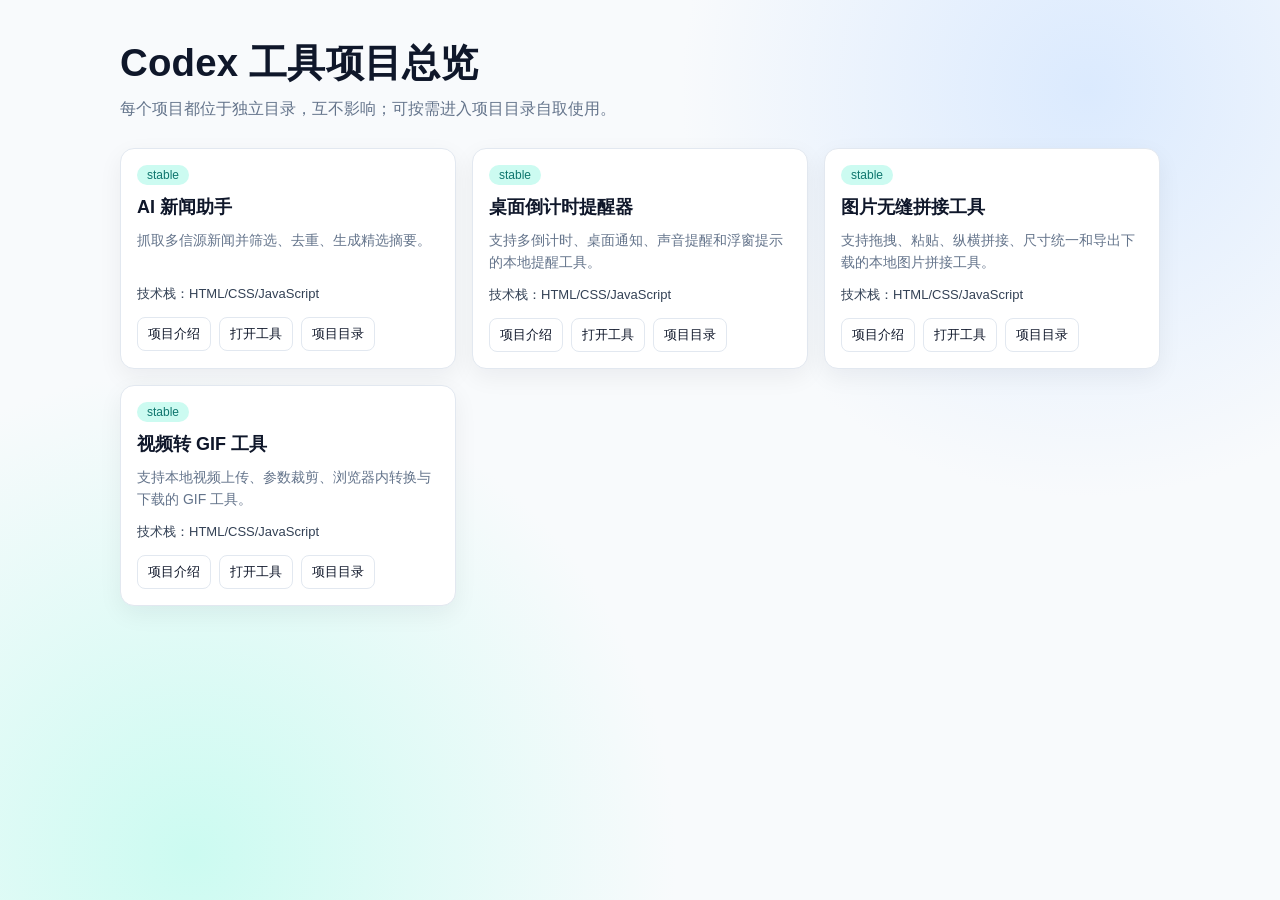
<file: index.html>
﻿<!doctype html>
<html lang="zh-CN">
<head>
  <meta charset="utf-8" />
  <meta name="viewport" content="width=device-width, initial-scale=1" />
  <title>Codex 工具项目总览</title>
  <style>
    :root {
      --bg: #f8fafc;
      --panel: #ffffff;
      --text: #0f172a;
      --muted: #64748b;
      --line: #e2e8f0;
      --primary: #0f766e;
      --primary-soft: #ccfbf1;
    }
    * { box-sizing: border-box; }
    body {
      margin: 0;
      font-family: "Segoe UI", "PingFang SC", "Microsoft YaHei", sans-serif;
      color: var(--text);
      background:
        radial-gradient(circle at 85% 10%, #dbeafe 0%, transparent 30%),
        radial-gradient(circle at 15% 95%, #ccfbf1 0%, transparent 35%),
        var(--bg);
      min-height: 100vh;
    }
    .container {
      max-width: 1080px;
      margin: 0 auto;
      padding: 38px 20px 56px;
    }
    h1 {
      margin: 0;
      font-size: clamp(1.8rem, 3vw, 2.5rem);
      letter-spacing: .2px;
    }
    .sub {
      margin: 10px 0 28px;
      color: var(--muted);
    }
    .grid {
      display: grid;
      grid-template-columns: repeat(auto-fill, minmax(280px, 1fr));
      gap: 16px;
    }
    .card {
      background: var(--panel);
      border: 1px solid var(--line);
      border-radius: 14px;
      padding: 16px;
      box-shadow: 0 8px 24px rgba(15, 23, 42, 0.06);
    }
    .badge {
      display: inline-block;
      padding: 3px 10px;
      border-radius: 999px;
      font-size: 12px;
      color: var(--primary);
      background: var(--primary-soft);
      margin-bottom: 10px;
    }
    .title {
      margin: 0;
      font-size: 18px;
    }
    .desc {
      color: var(--muted);
      font-size: 14px;
      line-height: 1.6;
      min-height: 44px;
      margin: 10px 0 12px;
    }
    .tech {
      font-size: 13px;
      color: #334155;
      margin: 0 0 14px;
    }
    .links {
      display: flex;
      flex-wrap: wrap;
      gap: 8px;
    }
    a {
      display: inline-block;
      text-decoration: none;
      color: #0f172a;
      border: 1px solid var(--line);
      border-radius: 8px;
      padding: 7px 10px;
      font-size: 13px;
      background: #fff;
    }
    a:hover { border-color: #94a3b8; }
    .error {
      color: #b91c1c;
      margin-top: 16px;
      font-size: 14px;
    }
  </style>
</head>
<body>
  <main class="container">
    <h1>Codex 工具项目总览</h1>
    <p class="sub">每个项目都位于独立目录，互不影响；可按需进入项目目录自取使用。</p>
    <section id="grid" class="grid"></section>
    <p id="error" class="error" hidden></p>
  </main>

  <script>
    async function loadProjects() {
      const resp = await fetch('./projects/projects.json', { cache: 'no-store' });
      if (!resp.ok) throw new Error('读取项目清单失败');
      return resp.json();
    }

    function renderCard(project) {
      return `
        <article class="card">
          <span class="badge">${project.status || 'stable'}</span>
          <h2 class="title">${project.name}</h2>
          <p class="desc">${project.summary || ''}</p>
          <p class="tech">技术栈：${project.stack || '未填写'}</p>
          <div class="links">
            <a href="${project.readme}" target="_blank" rel="noreferrer">项目介绍</a>
            <a href="${project.entry}" target="_blank" rel="noreferrer">打开工具</a>
            <a href="${project.path}" target="_blank" rel="noreferrer">项目目录</a>
          </div>
        </article>
      `;
    }

    (async function init() {
      const grid = document.getElementById('grid');
      const error = document.getElementById('error');
      try {
        const projects = await loadProjects();
        if (!Array.isArray(projects) || projects.length === 0) {
          error.hidden = false;
          error.textContent = '目前还没有登记项目。';
          return;
        }
        grid.innerHTML = projects.map(renderCard).join('');
      } catch (err) {
        error.hidden = false;
        error.textContent = `加载失败：${err.message}。请使用本地静态服务器访问。`;
      }
    })();
  </script>
</body>
</html>
</file>
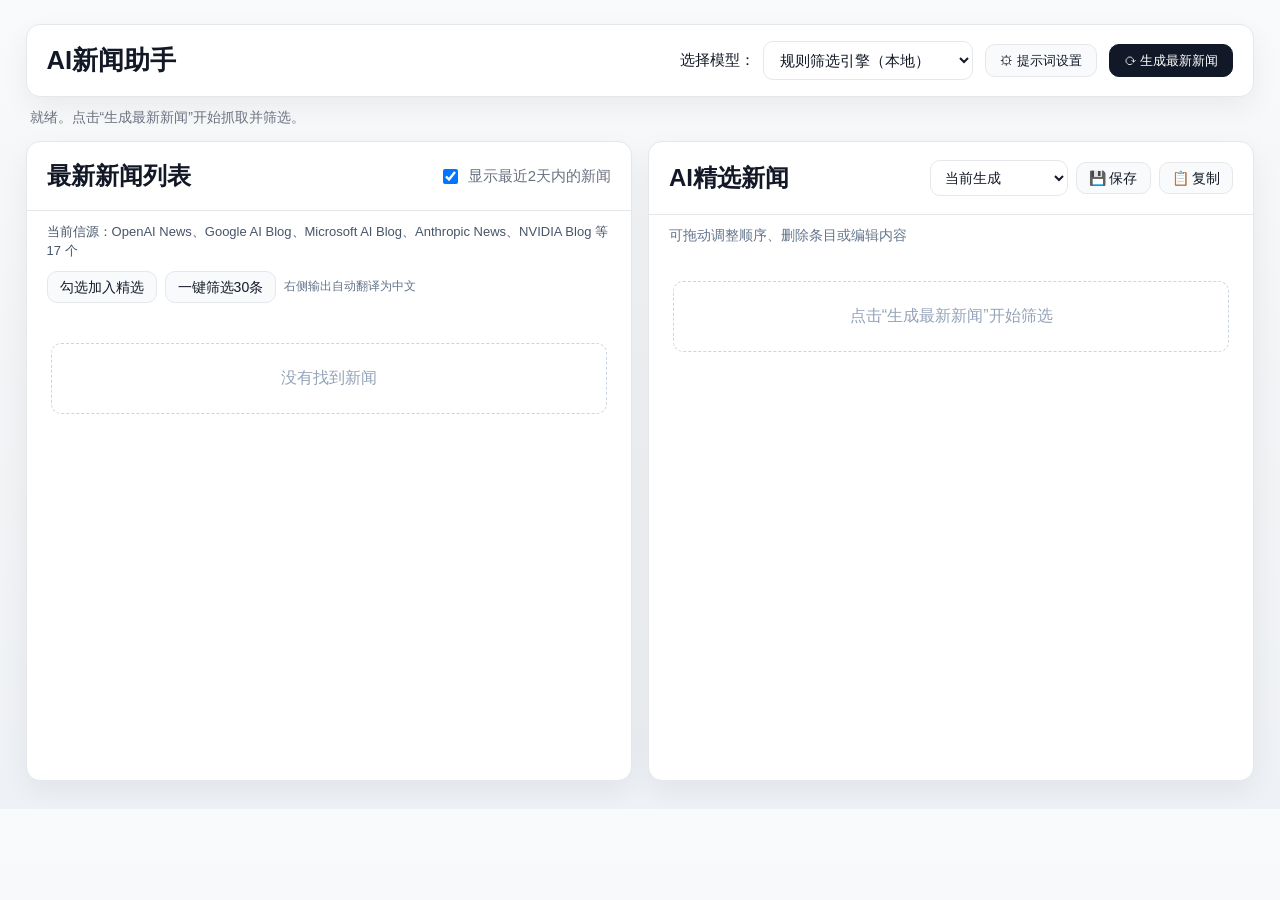
<file: projects/ai-news-assistant/index.html>
<!doctype html>
<html lang="zh-CN">
<head>
  <meta charset="utf-8">
  <meta name="viewport" content="width=device-width, initial-scale=1">
  <title>AI新闻助手</title>
  <link rel="stylesheet" href="./styles.css">
</head>
<body>
  <div class="app-shell">
    <header class="toolbar">
      <h1>AI新闻助手</h1>
      <div class="toolbar-actions">
        <label class="model-picker">
          <span>选择模型：</span>
          <select id="modelSelect">
            <option value="deepseek-chat">Deepseek Chat</option>
            <option value="qwen-plus">Qwen Plus</option>
            <option value="rules-local">规则筛选引擎（本地）</option>
          </select>
        </label>
        <button id="settingsBtn" class="btn" type="button">⚙ 提示词设置</button>
        <button id="generateBtn" class="btn btn-primary" type="button">⟳ 生成最新新闻</button>
      </div>
    </header>

    <p id="statusLine" class="status-line">就绪</p>

    <main class="content-grid">
      <section class="panel">
        <div class="panel-header">
          <h2>最新新闻列表</h2>
          <label class="inline-check">
            <input id="recentOnlyToggle" type="checkbox" checked>
            <span>显示最近2天内的新闻</span>
          </label>
        </div>
        <p id="sourceHint" class="source-hint"></p>
        <div class="left-actions">
          <button id="pickSelectedBtn" class="btn small" type="button">勾选加入精选</button>
          <button id="quickPickBtn" class="btn small" type="button">一键筛选30条</button>
          <span class="left-note">右侧输出自动翻译为中文</span>
        </div>
        <div id="rawEmptyState" class="empty-state">没有找到新闻</div>
        <ul id="rawNewsList" class="news-list hidden"></ul>
      </section>

      <section class="panel">
        <div class="panel-header">
          <h2>AI精选新闻</h2>
          <div class="panel-header-actions">
            <select id="generationSelect" class="small-select">
              <option value="">当前生成</option>
            </select>
            <button id="saveBtn" class="btn small" type="button">💾 保存</button>
            <button id="copyBtn" class="btn small" type="button">📋 复制</button>
          </div>
        </div>
        <p class="helper-line">可拖动调整顺序、删除条目或编辑内容</p>
        <div id="selectedEmptyState" class="empty-state">点击“生成最新新闻”开始筛选</div>
        <ol id="selectedNewsList" class="selected-list hidden"></ol>
      </section>
    </main>
  </div>

  <dialog id="settingsDialog" class="settings-dialog">
    <form method="dialog" id="settingsForm">
      <h3>提示词与信源设置</h3>
      <label class="field">
        <span>信源列表（每行：名称|URL|权重）</span>
        <textarea id="sourcesInput" rows="10"></textarea>
      </label>
      <div class="field-row">
        <label class="field">
          <span>额外优先关键词（逗号分隔）</span>
          <input id="includeKeywordsInput" type="text" placeholder="如：reasoning,多模态,Agent">
        </label>
        <label class="field">
          <span>额外排除关键词（逗号分隔）</span>
          <input id="excludeKeywordsInput" type="text" placeholder="如：扫地机器人,合作伙伴招募">
        </label>
      </div>
      <label class="field">
        <span>筛选提示词（可选，仅用于保存偏好）</span>
        <textarea id="promptTemplateInput" rows="4" placeholder="定义你自己的筛选偏好"></textarea>
      </label>
      <div class="dialog-sep"></div>
      <h3 class="sub-title">模型配置（可选）</h3>
      <div class="field-row">
        <label class="field">
          <span>运行模式</span>
          <select id="modelModeSelect">
            <option value="rules_only">仅规则筛选（无需模型，推荐）</option>
            <option value="llm_assist">模型辅助筛选/总结</option>
            <option value="llm_web_search">模型联网搜索 + 总结</option>
          </select>
        </label>
        <label class="field">
          <span>接口类型</span>
          <select id="providerSelect">
            <option value="openai_compatible">OpenAI兼容接口</option>
            <option value="dashscope">阿里 DashScope（Qwen）</option>
          </select>
        </label>
      </div>
      <div class="field-row">
        <label class="field">
          <span>Base URL</span>
          <input id="llmBaseUrlInput" type="text" placeholder="如：https://api.openai.com/v1">
        </label>
        <label class="field">
          <span>Model ID</span>
          <input id="llmModelNameInput" type="text" placeholder="如：gpt-4.1 / qwen-plus-latest">
        </label>
      </div>
      <label class="field">
        <span>API Key</span>
        <input id="llmApiKeyInput" type="password" autocomplete="off" placeholder="请输入你的 API Key（仅保存在浏览器本地）">
      </label>
      <p id="modelConfigHint" class="model-hint">
        联网搜索模式要求“模型或平台原生支持 Web Search”。仅有普通聊天模型（如纯 deepseek-chat）通常不能直接搜索网页。
      </p>
      <div class="dialog-actions">
        <button id="resetSettingsBtn" class="btn" type="button">恢复默认</button>
        <button id="cancelSettingsBtn" class="btn" value="cancel">取消</button>
        <button id="saveSettingsBtn" class="btn btn-primary" type="submit">保存设置</button>
      </div>
    </form>
  </dialog>

  <script src="./app.js" defer></script>
</body>
</html>
</file>
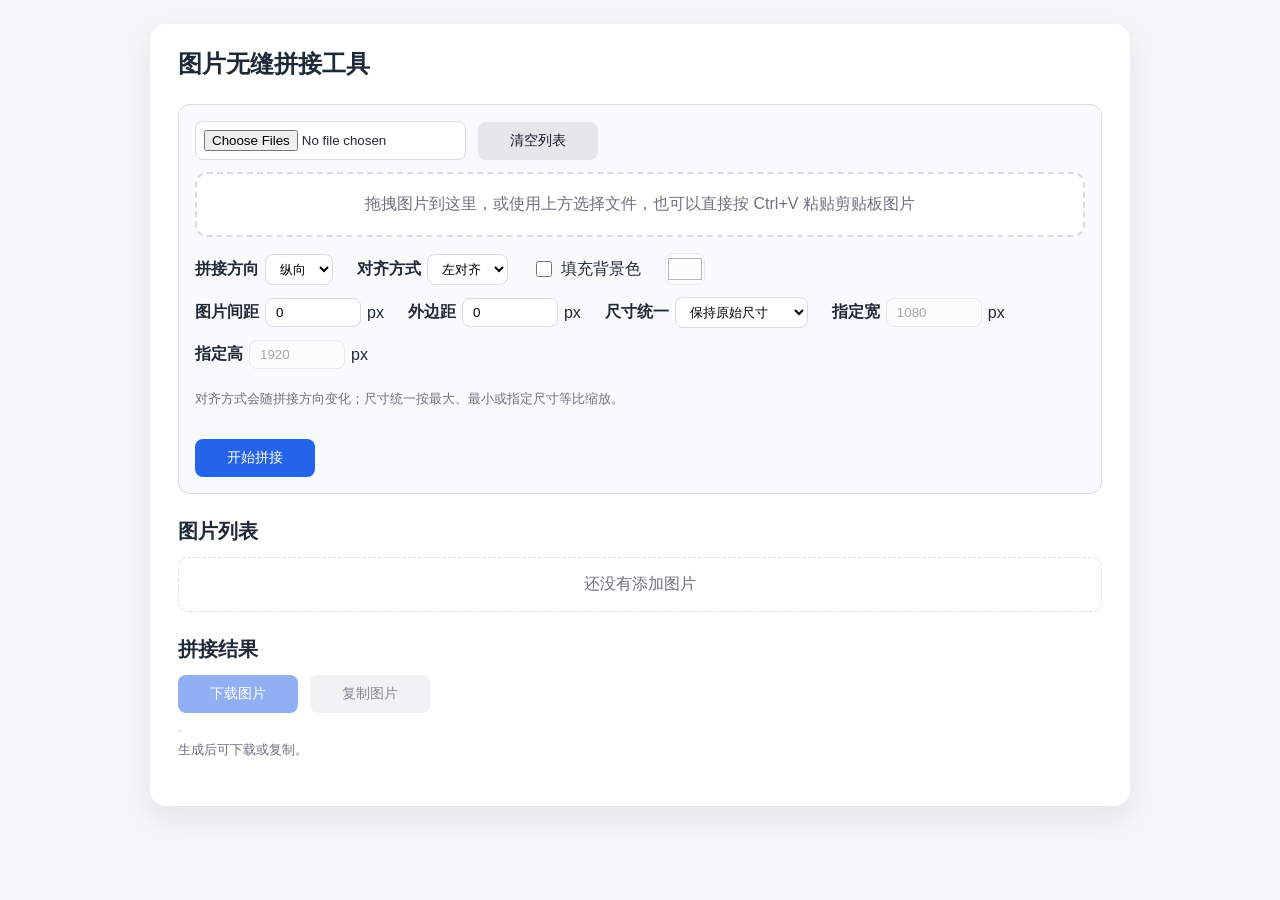
<file: projects/image-stitcher/index.html>
<!doctype html>
<html lang="zh-CN">
<head>
  <meta charset="utf-8" />
  <meta name="viewport" content="width=device-width, initial-scale=1" />
  <title>图片无缝拼接工具</title>
  <style>
    :root {
      color-scheme: light;
      --bg: #f5f6f8;
      --panel: #ffffff;
      --primary: #2563eb;
      --primary-soft: rgba(37, 99, 235, 0.08);
      --border: #d7dbe3;
      --text: #1f2937;
      --muted: #6b7280;
      --danger: #ef4444;
    }

    * {
      box-sizing: border-box;
    }

    body {
      margin: 0;
      padding: 24px;
      font-family: "Segoe UI", "PingFang SC", "Microsoft Yahei", sans-serif;
      color: var(--text);
      background: var(--bg);
    }

    .app {
      max-width: 980px;
      margin: 0 auto;
      background: var(--panel);
      border-radius: 16px;
      padding: 24px 28px 32px;
      box-shadow: 0 12px 30px rgba(15, 23, 42, 0.08);
    }

    h1,
    h2 {
      margin: 0;
    }

    h1 {
      font-size: 24px;
      margin-bottom: 16px;
    }

    h2 {
      font-size: 20px;
      margin-bottom: 12px;
    }

    section {
      margin-top: 24px;
    }

    .panel {
      display: grid;
      gap: 16px;
      border: 1px solid var(--border);
      border-radius: 12px;
      padding: 16px;
      background: #f9fafb;
    }

    .upload {
      display: grid;
      gap: 12px;
    }

    .file-input {
      display: flex;
      align-items: center;
      gap: 12px;
      flex-wrap: wrap;
    }

    .file-input input[type="file"] {
      padding: 8px;
      border: 1px solid var(--border);
      border-radius: 8px;
      background: #fff;
      max-width: 100%;
    }

    .drop-zone {
      border: 2px dashed var(--border);
      border-radius: 12px;
      padding: 20px;
      text-align: center;
      color: var(--muted);
      background: #fff;
      transition: border-color 0.2s ease, background 0.2s ease, color 0.2s ease;
      outline: none;
    }

    .drop-zone.dragover,
    .drop-zone:focus-visible {
      border-color: var(--primary);
      background: var(--primary-soft);
      color: var(--primary);
    }

    .controls {
      display: grid;
      gap: 12px;
    }

    .control-row {
      display: flex;
      flex-wrap: wrap;
      gap: 12px 24px;
      align-items: center;
    }

    .control-row label {
      display: inline-flex;
      align-items: center;
      gap: 6px;
    }

    .control-row select,
    .control-row input[type="number"] {
      padding: 6px 10px;
      border: 1px solid var(--border);
      border-radius: 8px;
      background: #fff;
    }

    .control-row input[type="number"] {
      width: 96px;
    }

    .control-row input[type="color"] {
      width: 40px;
      height: 32px;
      border: 1px solid var(--border);
      border-radius: 8px;
      padding: 0;
      background: #fff;
    }

    .control-row input[type="color"]:disabled,
    .control-row input[type="number"]:disabled {
      opacity: 0.5;
      cursor: not-allowed;
    }

    .control-row input[type="checkbox"] {
      width: 16px;
      height: 16px;
    }

    .button {
      border: none;
      border-radius: 8px;
      padding: 10px 16px;
      font-size: 14px;
      cursor: pointer;
      background: var(--primary);
      color: #fff;
      transition: opacity 0.2s ease, transform 0.2s ease;
      text-decoration: none;
      display: inline-flex;
      align-items: center;
      justify-content: center;
      min-width: 120px;
    }

    .button:hover {
      transform: translateY(-1px);
    }

    .button.secondary {
      background: #e5e7eb;
      color: #111827;
    }

    .button:disabled,
    .button.disabled {
      opacity: 0.5;
      cursor: not-allowed;
      pointer-events: none;
      transform: none;
    }

    .preview-list {
      display: grid;
      gap: 12px;
    }

    .preview-placeholder {
      color: var(--muted);
      padding: 16px;
      text-align: center;
      border: 1px dashed var(--border);
      border-radius: 10px;
    }

    .preview-item {
      display: grid;
      grid-template-columns: 80px 1fr auto;
      gap: 12px;
      align-items: center;
      padding: 12px;
      border: 1px solid var(--border);
      border-radius: 10px;
      background: #fff;
    }

    .preview-item img {
      width: 80px;
      height: 60px;
      object-fit: cover;
      border-radius: 6px;
      border: 1px solid var(--border);
    }

    .preview-info {
      display: grid;
      gap: 4px;
      font-size: 13px;
    }

    .preview-info span {
      color: var(--muted);
    }

    .preview-actions {
      display: grid;
      gap: 6px;
    }

    .preview-actions button {
      border: 1px solid var(--border);
      background: #fff;
      border-radius: 6px;
      padding: 6px 8px;
      cursor: pointer;
      font-size: 12px;
    }

    .result-actions {
      display: flex;
      flex-wrap: wrap;
      gap: 12px;
      margin-bottom: 16px;
    }

    #resultCanvas {
      width: auto;
      height: auto;
      max-width: 100%;
      border-radius: 12px;
      border: 1px solid var(--border);
      background: #fff;
      display: block;
    }

    .tip {
      color: var(--muted);
      font-size: 13px;
      margin-top: 8px;
      line-height: 1.6;
    }

    .tip.error {
      color: var(--danger);
    }

    @media (max-width: 720px) {
      body {
        padding: 16px;
      }

      .app {
        padding: 20px;
      }

      .preview-item {
        grid-template-columns: 1fr;
      }

      .preview-actions {
        grid-template-columns: repeat(3, minmax(0, 1fr));
      }
    }
  </style>
</head>
<body>
  <div class="app">
    <h1>图片无缝拼接工具</h1>

    <section class="panel">
      <div class="upload">
        <div class="file-input">
          <input id="fileInput" type="file" accept="image/*" multiple />
          <button id="clearButton" class="button secondary" type="button">清空列表</button>
        </div>
        <div id="dropZone" class="drop-zone" tabindex="0">拖拽图片到这里，或使用上方选择文件，也可以直接按 Ctrl+V 粘贴剪贴板图片</div>
      </div>

      <div class="controls">
        <div class="control-row">
          <label>
            <strong>拼接方向</strong>
            <select id="directionSelect">
              <option value="vertical">纵向</option>
              <option value="horizontal">横向</option>
            </select>
          </label>
          <label>
            <strong>对齐方式</strong>
            <select id="alignSelect">
              <option value="start">左对齐</option>
              <option value="center">居中</option>
              <option value="end">右对齐</option>
            </select>
          </label>
          <label>
            <input id="fillToggle" type="checkbox" />
            填充背景色
          </label>
          <label>
            <input id="bgColor" type="color" value="#ffffff" />
          </label>
        </div>
        <div class="control-row">
          <label>
            <strong>图片间距</strong>
            <input id="gapInput" type="number" min="0" value="0" /> px
          </label>
          <label>
            <strong>外边距</strong>
            <input id="paddingInput" type="number" min="0" value="0" /> px
          </label>
          <label>
            <strong>尺寸统一</strong>
            <select id="resizeMode">
              <option value="none">保持原始尺寸</option>
              <option value="max">按最大尺寸缩放</option>
              <option value="min">按最小尺寸缩放</option>
              <option value="custom">指定尺寸</option>
            </select>
          </label>
          <label>
            <strong>指定宽</strong>
            <input id="targetWidth" type="number" min="1" value="1080" /> px
          </label>
          <label>
            <strong>指定高</strong>
            <input id="targetHeight" type="number" min="1" value="1920" /> px
          </label>
        </div>
        <p class="tip">对齐方式会随拼接方向变化；尺寸统一按最大、最小或指定尺寸等比缩放。</p>
      </div>

      <div class="actions">
        <button id="stitchButton" class="button" type="button">开始拼接</button>
      </div>
    </section>

    <section>
      <h2>图片列表</h2>
      <div id="previewList" class="preview-list">
        <div class="preview-placeholder">还没有添加图片</div>
      </div>
    </section>

    <section>
      <h2>拼接结果</h2>
      <div class="result-actions">
        <a id="downloadLink" class="button disabled" href="#" aria-disabled="true">下载图片</a>
        <button id="copyButton" class="button secondary" type="button" disabled>复制图片</button>
      </div>
      <canvas id="resultCanvas"></canvas>
      <p id="resultTip" class="tip">生成后可下载或复制。</p>
    </section>
  </div>

  <script>
    const fileInput = document.getElementById("fileInput");
    const dropZone = document.getElementById("dropZone");
    const previewList = document.getElementById("previewList");
    const stitchButton = document.getElementById("stitchButton");
    const clearButton = document.getElementById("clearButton");
    const resultCanvas = document.getElementById("resultCanvas");
    const downloadLink = document.getElementById("downloadLink");
    const copyButton = document.getElementById("copyButton");
    const resultTip = document.getElementById("resultTip");
    const directionSelect = document.getElementById("directionSelect");
    const alignSelect = document.getElementById("alignSelect");
    const fillToggle = document.getElementById("fillToggle");
    const bgColor = document.getElementById("bgColor");
    const gapInput = document.getElementById("gapInput");
    const paddingInput = document.getElementById("paddingInput");
    const resizeMode = document.getElementById("resizeMode");
    const targetWidth = document.getElementById("targetWidth");
    const targetHeight = document.getElementById("targetHeight");

    const state = {
      items: [],
      downloadUrl: null
    };

    const alignLabels = {
      vertical: {
        start: "左对齐",
        center: "居中",
        end: "右对齐"
      },
      horizontal: {
        start: "上对齐",
        center: "居中",
        end: "下对齐"
      }
    };

    function setResultTip(message, isError = false) {
      resultTip.textContent = message;
      resultTip.classList.toggle("error", isError);
    }

    function revokeDownloadUrl() {
      if (state.downloadUrl) {
        URL.revokeObjectURL(state.downloadUrl);
        state.downloadUrl = null;
      }
    }

    function resetResult() {
      revokeDownloadUrl();
      downloadLink.classList.add("disabled");
      downloadLink.setAttribute("aria-disabled", "true");
      downloadLink.removeAttribute("download");
      downloadLink.href = "#";
      copyButton.disabled = true;
      resultCanvas.width = 1;
      resultCanvas.height = 1;
      const ctx = resultCanvas.getContext("2d");
      ctx.clearRect(0, 0, resultCanvas.width, resultCanvas.height);
      setResultTip("生成后可下载或复制。");
    }

    function updateAlignOptions() {
      const labels = alignLabels[directionSelect.value];
      Array.from(alignSelect.options).forEach((option) => {
        option.textContent = labels[option.value];
      });
    }

    function updateBackgroundState() {
      bgColor.disabled = !fillToggle.checked;
    }

    function updateResizeState() {
      const isCustom = resizeMode.value === "custom";
      targetWidth.disabled = !isCustom;
      targetHeight.disabled = !isCustom;
    }

    function parseNumberInput(input, fallback = 0) {
      const value = Number(input.value);
      if (Number.isFinite(value) && value >= 0) {
        return value;
      }
      return fallback;
    }

    function getBlobExtension(type) {
      if (!type || !type.includes("/")) {
        return "png";
      }
      return type.split("/")[1].split("+")[0] || "png";
    }

    function normalizeImageFile(fileLike, prefix = "image") {
      if (!fileLike) {
        return null;
      }

      const type = fileLike.type || "image/png";
      const extension = getBlobExtension(type);
      const name = fileLike.name && fileLike.name.trim()
        ? fileLike.name
        : `${prefix}-${Date.now()}-${Math.random().toString(16).slice(2, 6)}.${extension}`;

      if (fileLike instanceof File && fileLike.name && fileLike.name.trim()) {
        return fileLike;
      }

      try {
        return new File([fileLike], name, { type });
      } catch (error) {
        fileLike.name = name;
        return fileLike;
      }
    }

    function createImageItem(file) {
      const url = URL.createObjectURL(file);
      const img = new Image();
      const item = {
        id: `${Date.now()}-${Math.random().toString(16).slice(2)}`,
        file,
        name: file.name || "未命名图片",
        url,
        img,
        width: 0,
        height: 0,
        ready: null
      };

      item.ready = new Promise((resolve, reject) => {
        img.onload = () => {
          item.width = img.naturalWidth;
          item.height = img.naturalHeight;
          resolve();
        };
        img.onerror = () => reject(new Error(`${item.name} 加载失败`));
      });

      img.src = url;
      return item;
    }

    function addFiles(files, source = "文件") {
      const validFiles = Array.from(files)
        .map((file) => normalizeImageFile(file, source === "剪贴板" ? "clipboard-image" : "image"))
        .filter((file) => file && (file.type || "").startsWith("image/"));

      if (!validFiles.length) {
        setResultTip("没有检测到可用的图片。", true);
        return;
      }

      validFiles.forEach((file) => {
        const item = createImageItem(file);
        state.items.push(item);
        item.ready
          .then(renderPreviewList)
          .catch(() => {
            removeItem(item.id);
            setResultTip(`${item.name} 加载失败`, true);
          });
      });

      renderPreviewList();
      resetResult();
      if (source === "剪贴板") {
        setResultTip(`已从剪贴板添加 ${validFiles.length} 张图片。`);
      }
    }

    function getDroppedFiles(dataTransfer) {
      if (!dataTransfer) {
        return [];
      }

      if (dataTransfer.files && dataTransfer.files.length) {
        return Array.from(dataTransfer.files);
      }

      if (dataTransfer.items && dataTransfer.items.length) {
        return Array.from(dataTransfer.items)
          .filter((item) => item.kind === "file")
          .map((item) => item.getAsFile())
          .filter(Boolean);
      }

      return [];
    }

    function getClipboardFiles(clipboardData) {
      if (!clipboardData || !clipboardData.items) {
        return [];
      }

      return Array.from(clipboardData.items)
        .filter((item) => item.kind === "file" && item.type.startsWith("image/"))
        .map((item) => item.getAsFile())
        .filter(Boolean);
    }

    function handlePaste(event) {
      const files = getClipboardFiles(event.clipboardData);
      if (!files.length) {
        return;
      }
      event.preventDefault();
      addFiles(files, "剪贴板");
    }

    function removeItem(id) {
      const index = state.items.findIndex((item) => item.id === id);
      if (index === -1) {
        return;
      }
      const [removed] = state.items.splice(index, 1);
      URL.revokeObjectURL(removed.url);
      renderPreviewList();
      resetResult();
    }

    function moveItem(id, direction) {
      const index = state.items.findIndex((item) => item.id === id);
      if (index === -1) {
        return;
      }

      const newIndex = index + direction;
      if (newIndex < 0 || newIndex >= state.items.length) {
        return;
      }

      const [item] = state.items.splice(index, 1);
      state.items.splice(newIndex, 0, item);
      renderPreviewList();
      resetResult();
    }

    function renderPreviewList() {
      previewList.innerHTML = "";

      if (!state.items.length) {
        const placeholder = document.createElement("div");
        placeholder.className = "preview-placeholder";
        placeholder.textContent = "还没有添加图片";
        previewList.appendChild(placeholder);
        return;
      }

      state.items.forEach((item, index) => {
        const card = document.createElement("div");
        card.className = "preview-item";

        const img = document.createElement("img");
        img.src = item.url;
        img.alt = item.name;

        const info = document.createElement("div");
        info.className = "preview-info";

        const title = document.createElement("strong");
        title.textContent = item.name;

        const size = document.createElement("span");
        size.textContent = item.width
          ? `${item.width} × ${item.height}px`
          : "图片加载中…";

        info.appendChild(title);
        info.appendChild(size);

        const actions = document.createElement("div");
        actions.className = "preview-actions";

        const upButton = document.createElement("button");
        upButton.type = "button";
        upButton.dataset.action = "up";
        upButton.dataset.id = item.id;
        upButton.textContent = "上移";
        upButton.disabled = index === 0;

        const downButton = document.createElement("button");
        downButton.type = "button";
        downButton.dataset.action = "down";
        downButton.dataset.id = item.id;
        downButton.textContent = "下移";
        downButton.disabled = index === state.items.length - 1;

        const removeButton = document.createElement("button");
        removeButton.type = "button";
        removeButton.dataset.action = "remove";
        removeButton.dataset.id = item.id;
        removeButton.textContent = "移除";

        actions.appendChild(upButton);
        actions.appendChild(downButton);
        actions.appendChild(removeButton);

        card.appendChild(img);
        card.appendChild(info);
        card.appendChild(actions);
        previewList.appendChild(card);
      });
    }

    async function stitchImages() {
      if (!state.items.length) {
        setResultTip("请先添加图片。", true);
        return;
      }

      try {
        await Promise.all(state.items.map((item) => item.ready));
      } catch (error) {
        setResultTip("有图片加载失败，请移除后重试。", true);
        return;
      }

      const direction = directionSelect.value;
      const align = alignSelect.value;
      const fillBackground = fillToggle.checked;
      const gap = parseNumberInput(gapInput, 0);
      const padding = parseNumberInput(paddingInput, 0);
      const resize = resizeMode.value;

      const maxWidth = Math.max(...state.items.map((item) => item.width));
      const maxHeight = Math.max(...state.items.map((item) => item.height));
      const minWidth = Math.min(...state.items.map((item) => item.width));
      const minHeight = Math.min(...state.items.map((item) => item.height));

      const scaledItems = state.items.map((item) => {
        let scale = 1;

        if (resize === "max") {
          scale = Math.min(maxWidth / item.width, maxHeight / item.height);
        } else if (resize === "min") {
          scale = Math.min(minWidth / item.width, minHeight / item.height);
        } else if (resize === "custom") {
          const customWidth = Math.max(1, parseNumberInput(targetWidth, item.width));
          const customHeight = Math.max(1, parseNumberInput(targetHeight, item.height));
          scale = Math.min(customWidth / item.width, customHeight / item.height);
        }

        if (!Number.isFinite(scale) || scale <= 0) {
          scale = 1;
        }

        return {
          ...item,
          drawWidth: Math.max(1, Math.round(item.width * scale)),
          drawHeight: Math.max(1, Math.round(item.height * scale))
        };
      });

      const widths = scaledItems.map((item) => item.drawWidth);
      const heights = scaledItems.map((item) => item.drawHeight);

      const totalWidth = direction === "vertical"
        ? Math.max(...widths) + padding * 2
        : widths.reduce((sum, value) => sum + value, 0) + gap * (scaledItems.length - 1) + padding * 2;
      const totalHeight = direction === "vertical"
        ? heights.reduce((sum, value) => sum + value, 0) + gap * (scaledItems.length - 1) + padding * 2
        : Math.max(...heights) + padding * 2;

      resultCanvas.width = totalWidth;
      resultCanvas.height = totalHeight;

      const ctx = resultCanvas.getContext("2d");
      ctx.clearRect(0, 0, totalWidth, totalHeight);

      if (fillBackground) {
        ctx.fillStyle = bgColor.value;
        ctx.fillRect(0, 0, totalWidth, totalHeight);
      }

      if (direction === "vertical") {
        let offsetY = padding;
        scaledItems.forEach((item) => {
          let offsetX = padding;
          if (align === "center") {
            offsetX = padding + (totalWidth - padding * 2 - item.drawWidth) / 2;
          } else if (align === "end") {
            offsetX = totalWidth - padding - item.drawWidth;
          }

          ctx.drawImage(item.img, offsetX, offsetY, item.drawWidth, item.drawHeight);
          offsetY += item.drawHeight + gap;
        });
      } else {
        let offsetX = padding;
        scaledItems.forEach((item) => {
          let offsetY = padding;
          if (align === "center") {
            offsetY = padding + (totalHeight - padding * 2 - item.drawHeight) / 2;
          } else if (align === "end") {
            offsetY = totalHeight - padding - item.drawHeight;
          }

          ctx.drawImage(item.img, offsetX, offsetY, item.drawWidth, item.drawHeight);
          offsetX += item.drawWidth + gap;
        });
      }

      const directionLabel = direction === "vertical" ? "纵向" : "横向";
      const resizeLabel = resizeMode.options[resizeMode.selectedIndex].textContent;
      setResultTip(`已生成 ${totalWidth} × ${totalHeight}px，${directionLabel} / ${resizeLabel}。`);

      downloadLink.classList.remove("disabled");
      downloadLink.setAttribute("aria-disabled", "false");
      downloadLink.setAttribute("download", "stitched.png");
      copyButton.disabled = false;

      resultCanvas.toBlob((blob) => {
        if (!blob) {
          setResultTip("生成结果失败，请重试。", true);
          return;
        }

        revokeDownloadUrl();
        state.downloadUrl = URL.createObjectURL(blob);
        downloadLink.href = state.downloadUrl;
      }, "image/png");
    }

    async function copyResult() {
      if (!navigator.clipboard || !window.ClipboardItem) {
        setResultTip("当前浏览器不支持直接复制图片，请改用下载。", true);
        return;
      }

      resultCanvas.toBlob(async (blob) => {
        if (!blob) {
          setResultTip("复制失败，结果图片为空。", true);
          return;
        }

        try {
          await navigator.clipboard.write([
            new ClipboardItem({ "image/png": blob })
          ]);
          setResultTip("图片已复制到剪贴板。");
        } catch (error) {
          setResultTip("复制失败，请确认浏览器权限或改用下载。", true);
        }
      }, "image/png");
    }

    function clearAll() {
      state.items.forEach((item) => URL.revokeObjectURL(item.url));
      state.items = [];
      renderPreviewList();
      resetResult();
    }

    fileInput.addEventListener("change", (event) => {
      addFiles(event.target.files, "文件");
      event.target.value = "";
    });

    dropZone.addEventListener("click", () => dropZone.focus());

    dropZone.addEventListener("dragenter", (event) => {
      event.preventDefault();
      dropZone.classList.add("dragover");
    });

    dropZone.addEventListener("dragover", (event) => {
      event.preventDefault();
      event.dataTransfer.dropEffect = "copy";
    });

    dropZone.addEventListener("dragleave", (event) => {
      if (!event.relatedTarget || !dropZone.contains(event.relatedTarget)) {
        dropZone.classList.remove("dragover");
      }
    });

    dropZone.addEventListener("dragend", () => {
      dropZone.classList.remove("dragover");
    });

    dropZone.addEventListener("drop", (event) => {
      event.preventDefault();
      dropZone.classList.remove("dragover");
      addFiles(getDroppedFiles(event.dataTransfer), "拖拽");
    });

    document.addEventListener("dragover", (event) => {
      event.preventDefault();
    });

    document.addEventListener("drop", (event) => {
      event.preventDefault();
    });

    document.addEventListener("paste", handlePaste);

    previewList.addEventListener("click", (event) => {
      const button = event.target.closest("button");
      if (!button) {
        return;
      }

      const { id, action } = button.dataset;
      if (action === "remove") {
        removeItem(id);
      } else if (action === "up") {
        moveItem(id, -1);
      } else if (action === "down") {
        moveItem(id, 1);
      }
    });

    directionSelect.addEventListener("change", () => {
      updateAlignOptions();
      resetResult();
    });

    alignSelect.addEventListener("change", resetResult);

    fillToggle.addEventListener("change", () => {
      updateBackgroundState();
      resetResult();
    });

    bgColor.addEventListener("change", resetResult);
    gapInput.addEventListener("change", resetResult);
    paddingInput.addEventListener("change", resetResult);

    resizeMode.addEventListener("change", () => {
      updateResizeState();
      resetResult();
    });

    targetWidth.addEventListener("change", resetResult);
    targetHeight.addEventListener("change", resetResult);

    stitchButton.addEventListener("click", stitchImages);
    clearButton.addEventListener("click", clearAll);
    copyButton.addEventListener("click", copyResult);

    window.addEventListener("beforeunload", () => {
      state.items.forEach((item) => URL.revokeObjectURL(item.url));
      revokeDownloadUrl();
    });

    updateAlignOptions();
    updateBackgroundState();
    updateResizeState();
    renderPreviewList();
    resetResult();
  </script>
</body>
</html>
</file>
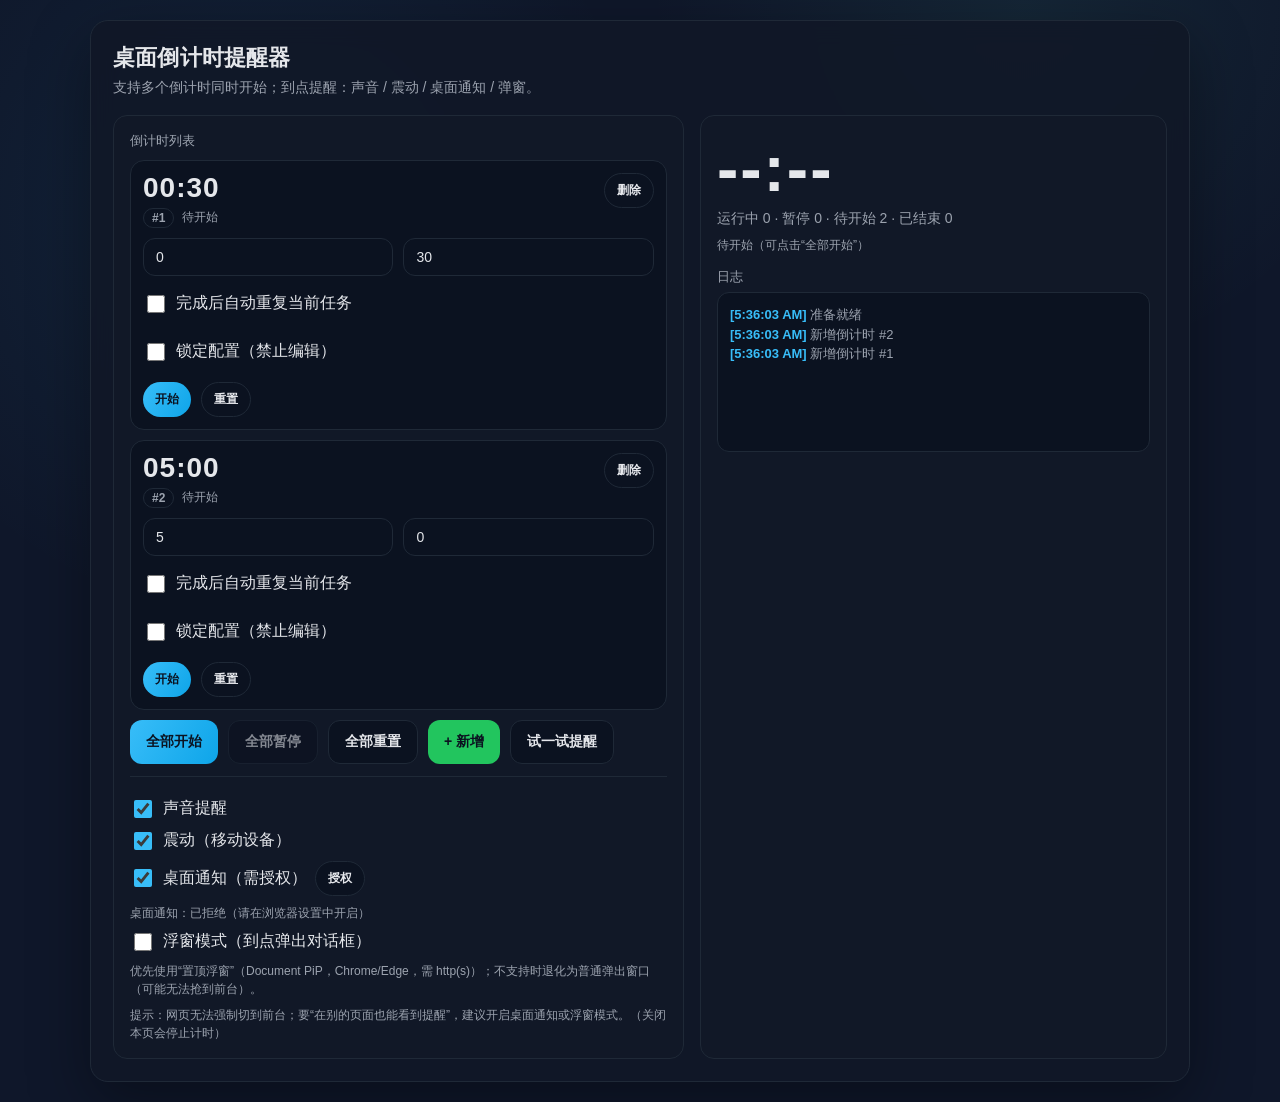
<file: projects/reminder-clock/index.html>
<!DOCTYPE html>
<html lang="zh-CN">
<head>
  <meta charset="UTF-8">
  <meta name="viewport" content="width=device-width, initial-scale=1.0">
  <title>桌面倒计时提醒器</title>
  <style>
    :root {
      --bg: #0f172a;
      --panel: #111827;
      --border: #1f2937;
      --accent: #38bdf8;
      --accent-strong: #0ea5e9;
      --text: #e5e7eb;
      --muted: #9ca3af;
      --danger: #f43f5e;
      --success: #22c55e;
      --warning: #fbbf24;
    }

    * { box-sizing: border-box; }

    body {
      margin: 0;
      font-family: "Inter", "SF Pro Display", -apple-system, BlinkMacSystemFont, "Segoe UI", sans-serif;
      background:
        radial-gradient(circle at 20% 20%, rgba(56,189,248,0.08), transparent 30%),
        radial-gradient(circle at 80% 0%, rgba(94,234,212,0.07), transparent 25%),
        var(--bg);
      color: var(--text);
      min-height: 100vh;
      display: flex;
      align-items: center;
      justify-content: center;
      padding: 20px;
    }

    .app {
      width: min(1100px, 100%);
      background: rgba(17,24,39,0.9);
      border: 1px solid var(--border);
      border-radius: 18px;
      box-shadow: 0 20px 60px rgba(0,0,0,0.35);
      padding: 22px;
      backdrop-filter: blur(12px);
    }

    h1 {
      margin: 0 0 6px;
      font-size: 22px;
      font-weight: 800;
      letter-spacing: 0.2px;
    }

    p.subtitle {
      margin: 0 0 18px;
      color: var(--muted);
      font-size: 14px;
    }

    .grid {
      display: grid;
      grid-template-columns: 1.1fr 0.9fr;
      gap: 16px;
    }

    @media (max-width: 920px) {
      .grid { grid-template-columns: 1fr; }
    }

    .card {
      background: var(--panel);
      border: 1px solid var(--border);
      border-radius: 14px;
      padding: 16px;
    }

    .label {
      display: block;
      font-size: 13px;
      color: var(--muted);
      margin-bottom: 6px;
    }

    .input {
      width: 100%;
      padding: 12px 14px;
      border-radius: 12px;
      border: 1px solid var(--border);
      background: #0b1220;
      color: var(--text);
      font-size: 15px;
      outline: none;
      transition: border 0.2s, box-shadow 0.2s;
    }

    .input:focus {
      border-color: var(--accent);
      box-shadow: 0 0 0 3px rgba(56,189,248,0.15);
    }

    .input-small {
      padding: 10px 12px;
      font-size: 14px;
    }

    .row { display: flex; gap: 10px; }
    .row .input { flex: 1; }

    .btns {
      display: flex;
      flex-wrap: wrap;
      gap: 10px;
      margin-top: 10px;
    }

    button {
      border: none;
      border-radius: 12px;
      padding: 12px 16px;
      font-weight: 800;
      cursor: pointer;
      transition: transform 0.05s ease, filter 0.15s;
      color: #0b1220;
      font-size: 14px;
      user-select: none;
    }

    button:active { transform: translateY(1px) scale(0.99); }
    button:disabled { opacity: 0.55; cursor: not-allowed; }

    .primary { background: linear-gradient(120deg, var(--accent), var(--accent-strong)); color: #0b1220; }
    .ghost { background: #0b1220; color: var(--text); border: 1px solid var(--border); }
    .danger { background: var(--danger); color: #fff; }
    .success { background: var(--success); color: #0b1220; }

    .btn-mini {
      padding: 8px 12px;
      border-radius: 999px;
      font-size: 12px;
    }

    .timers-list {
      display: flex;
      flex-direction: column;
      gap: 10px;
      margin-top: 10px;
    }

    .timer-item {
      background: #0b1220;
      border: 1px solid var(--border);
      border-radius: 14px;
      padding: 12px;
    }

    .timer-item.running { border-color: rgba(56,189,248,0.45); }
    .timer-item.paused { border-color: rgba(251,191,36,0.45); }
    .timer-item.done { border-color: rgba(34,197,94,0.35); }
    .timer-item.locked { border-color: rgba(244,63,94,0.55); }

    .timer-item-top {
      display: flex;
      justify-content: space-between;
      gap: 10px;
      align-items: flex-start;
    }

    .timer-item-remaining {
      font-size: 28px;
      font-weight: 900;
      letter-spacing: 1px;
      font-variant-numeric: tabular-nums;
      line-height: 1.1;
    }

    .timer-item-sub {
      margin-top: 4px;
      display: flex;
      gap: 8px;
      align-items: center;
      flex-wrap: wrap;
      color: var(--muted);
      font-size: 12px;
    }

    .badge {
      display: inline-flex;
      align-items: center;
      border: 1px solid var(--border);
      border-radius: 999px;
      padding: 2px 8px;
      color: var(--muted);
      font-weight: 700;
    }

    .timer-item-fields {
      margin-top: 10px;
      display: flex;
      flex-direction: column;
      gap: 8px;
    }

    .timer-item-btns {
      margin-top: 10px;
      display: flex;
      gap: 10px;
      flex-wrap: wrap;
    }

    .timer {
      display: flex;
      align-items: baseline;
      gap: 10px;
      font-variant-numeric: tabular-nums;
      letter-spacing: 2px;
    }

    .timer .big {
      font-size: clamp(38px, 8vw, 64px);
      font-weight: 900;
    }

    .status {
      font-size: 14px;
      color: var(--muted);
      margin-top: 4px;
    }

    .hint {
      color: var(--muted);
      font-size: 12px;
      margin-top: 8px;
      line-height: 1.5;
    }

    .switch {
      display: flex;
      align-items: center;
      gap: 8px;
      margin: 8px 0;
      flex-wrap: wrap;
    }

    .switch input { accent-color: var(--accent); width: 18px; height: 18px; }

    .log {
      background: #0b1220;
      border: 1px solid var(--border);
      border-radius: 12px;
      padding: 12px;
      height: 160px;
      overflow-y: auto;
      font-size: 13px;
      line-height: 1.5;
      color: var(--muted);
    }

    .log strong { color: var(--accent); }

    .modal {
      position: fixed;
      inset: 0;
      background: rgba(0,0,0,0.55);
      display: none;
      align-items: center;
      justify-content: center;
      z-index: 50;
      padding: 20px;
    }

    .modal.active { display: flex; }

    .modal-box {
      background: var(--panel);
      border: 1px solid var(--accent);
      border-radius: 16px;
      padding: 22px;
      width: min(460px, 100%);
      text-align: center;
      box-shadow: 0 15px 45px rgba(0,0,0,0.4);
    }

    .modal-box h2 { margin: 0 0 8px; font-size: 20px; }
    .modal-box p { margin: 0 0 12px; color: var(--muted); white-space: pre-wrap; word-break: break-word; }

    .modal-meta {
      font-size: 12px;
      color: var(--muted);
      margin-bottom: 16px;
    }
  </style>
</head>
<body>
  <div class="app">
    <h1>桌面倒计时提醒器</h1>
    <p class="subtitle">支持多个倒计时同时开始；到点提醒：声音 / 震动 / 桌面通知 / 弹窗。</p>

    <div class="grid">
      <div class="card">
        <label class="label">倒计时列表</label>
        <div class="timers-list" id="timersList"></div>

        <div class="btns">
          <button class="primary" id="startAllBtn" type="button">全部开始</button>
          <button class="ghost" id="pauseAllBtn" type="button" disabled>全部暂停</button>
          <button class="ghost" id="resetAllBtn" type="button">全部重置</button>
          <button class="success" id="addTimerBtn" type="button">+ 新增</button>
          <button class="ghost" id="testBtn" type="button">试一试提醒</button>
        </div>

        <div style="margin-top:12px; border-top: 1px solid var(--border); padding-top: 12px;">
          <div class="switch">
            <input type="checkbox" id="soundToggle" checked>
            <label for="soundToggle">声音提醒</label>
          </div>
          <div class="switch">
            <input type="checkbox" id="vibrationToggle" checked>
            <label for="vibrationToggle">震动（移动设备）</label>
          </div>
          <div class="switch">
            <input type="checkbox" id="notificationToggle" checked>
            <label for="notificationToggle">桌面通知（需授权）</label>
            <button class="ghost btn-mini" id="notificationPermBtn" type="button">授权</button>
          </div>
          <div class="hint" id="notificationStatus"></div>

          <div class="switch">
            <input type="checkbox" id="popupToggle">
            <label for="popupToggle">浮窗模式（到点弹出对话框）</label>
          </div>
          <div class="hint">优先使用“置顶浮窗”（Document PiP，Chrome/Edge，需 http(s)）；不支持时退化为普通弹出窗口（可能无法抢到前台）。</div>

          <div class="hint">提示：网页无法强制切到前台；要“在别的页面也能看到提醒”，建议开启桌面通知或浮窗模式。（关闭本页会停止计时）</div>
        </div>
      </div>

      <div class="card">
        <div class="timer">
          <div class="big" id="nextDisplay">--:--</div>
        </div>
        <div class="status" id="summaryText">待开始</div>
        <div class="hint" id="nextLabel"></div>

        <label class="label" style="margin-top:14px;">日志</label>
        <div class="log" id="log"></div>
      </div>
    </div>
  </div>

  <div class="modal" id="modal">
    <div class="modal-box">
      <h2 id="modalTitle">时间到</h2>
      <p id="modalMsg">时间到！</p>
      <div class="modal-meta" id="modalMeta"></div>
      <div class="btns" style="justify-content:center; margin-top:6px;">
        <button class="ghost" id="dismissBtn" type="button">我知道了</button>
        <button class="primary" id="againBtn" type="button">再次开始</button>
      </div>
    </div>
  </div>

  <script>
    const APP_TITLE = '桌面倒计时提醒器';
    const STORAGE_KEY = '提醒时钟-configs';

    const timersListEl = document.getElementById('timersList');
    const startAllBtn = document.getElementById('startAllBtn');
    const pauseAllBtn = document.getElementById('pauseAllBtn');
    const resetAllBtn = document.getElementById('resetAllBtn');
    const addTimerBtn = document.getElementById('addTimerBtn');
    const testBtn = document.getElementById('testBtn');

    const soundToggle = document.getElementById('soundToggle');
    const vibrationToggle = document.getElementById('vibrationToggle');
    const notificationToggle = document.getElementById('notificationToggle');
    const notificationPermBtn = document.getElementById('notificationPermBtn');
    const notificationStatus = document.getElementById('notificationStatus');
    const popupToggle = document.getElementById('popupToggle');

    const nextDisplay = document.getElementById('nextDisplay');
    const summaryText = document.getElementById('summaryText');
    const nextLabel = document.getElementById('nextLabel');
    const logBox = document.getElementById('log');

    const modal = document.getElementById('modal');
    const modalTitle = document.getElementById('modalTitle');
    const modalMsg = document.getElementById('modalMsg');
    const modalMeta = document.getElementById('modalMeta');
    const dismissBtn = document.getElementById('dismissBtn');
    const againBtn = document.getElementById('againBtn');

    const timers = [];
    const timerEls = new Map();
    let nextTimerId = 1;

    const saveTimersConfig = () => {
      try {
        const configs = timers.map(t => ({
          id: t.id,
          duration: t.duration,
          message: t.message,
          autoRepeat: !!t.autoRepeat,
          locked: !!t.locked
        }));
        localStorage.setItem(STORAGE_KEY, JSON.stringify({ nextTimerId, configs }));
      } catch (err) {
        console.error('保存任务配置失败', err);
      }
    };

    const loadTimersConfig = () => {
      try {
        const raw = localStorage.getItem(STORAGE_KEY);
        if (!raw) return [];
        const parsed = JSON.parse(raw);
        if (parsed && parsed.nextTimerId && Number.isFinite(parsed.nextTimerId)) {
          nextTimerId = parsed.nextTimerId;
        }
        if (parsed && Array.isArray(parsed.configs)) {
          const maxId = parsed.configs.reduce((max, cfg) => Math.max(max, cfg.id || 0), 0);
          if (!parsed.nextTimerId && maxId >= nextTimerId) {
            nextTimerId = maxId + 1;
          }
          return parsed.configs;
        }
      } catch (err) {
        console.warn('加载任务配置失败', err);
      }
      return [];
    };

    let ticker = null;

    // Alerts queue
    const pendingAlerts = [];
    let currentAlertId = null;

    // WebAudio alarm
    let audioContext = null;
    let alarmInterval = null;
    let alarmStopTimeout = null;

    // Floating window (优先置顶浮窗 Document PiP)
    let popupWindow = null;
    let popupWindowKind = null; // 'pip' | 'popup'

    const clampInt = (value, min, max) => {
      const n = Number.parseInt(String(value ?? ''), 10);
      if (Number.isNaN(n)) return min;
      return Math.max(min, Math.min(max, n));
    };

    const formatSeconds = (totalSeconds) => {
      const s = Math.max(0, Math.floor(totalSeconds));
      const m = Math.floor(s / 60);
      const ss = s % 60;
      return `${String(m).padStart(2, '0')}:${String(ss).padStart(2, '0')}`;
    };

    const log = (msg) => {
      const time = new Date().toLocaleTimeString();
      const div = document.createElement('div');
      div.innerHTML = `<strong>[${time}]</strong> ${msg}`;
      logBox.prepend(div);
    };

    // Notifications
    const getNotificationStatusText = () => {
      if (!('Notification' in window)) return '桌面通知：当前浏览器不支持';
      if (!window.isSecureContext) return '桌面通知：在 file:// 下可能不可用，建议用 http://localhost 打开';
      if (Notification.permission === 'granted') return '桌面通知：已授权';
      if (Notification.permission === 'denied') return '桌面通知：已拒绝（请在浏览器设置中开启）';
      return '桌面通知：未授权（点击“授权”）';
    };

    const refreshNotificationStatus = () => {
      notificationStatus.textContent = getNotificationStatusText();
    };

    const requestNotificationPermission = async () => {
      if (!('Notification' in window)) return false;
      if (!window.isSecureContext) return false;
      if (Notification.permission === 'granted') return true;
      if (Notification.permission === 'denied') return false;

      try {
        const perm = await Notification.requestPermission();
        return perm === 'granted';
      } catch {
        return false;
      }
    };

    const fireNotification = (title, body) => {
      if (!notificationToggle.checked) return;
      if (!('Notification' in window)) return;
      if (!window.isSecureContext) return;
      if (Notification.permission !== 'granted') return;

      const n = new Notification(title, {
        body,
        icon: '[data-uri]'
      });
      setTimeout(() => n.close(), 8000);
    };

    // Vibration
    const vibrate = () => {
      if (!vibrationToggle.checked) return;
      if (navigator.vibrate) navigator.vibrate([200,120,200,120,400]);
    };

    // Audio
    const ensureAudioContext = () => {
      if (audioContext) return audioContext;
      const Ctx = window.AudioContext || window.webkitAudioContext;
      if (!Ctx) return null;
      audioContext = new Ctx();
      return audioContext;
    };

    const unlockAudio = async () => {
      const ctx = ensureAudioContext();
      if (!ctx) {
        log('当前浏览器不支持 WebAudio，无法播放提示音');
        return false;
      }

      try {
        if (ctx.state === 'suspended') await ctx.resume();

        // 轻微“静音”脉冲：用于解锁部分浏览器的音频策略
        const oscillator = ctx.createOscillator();
        const gain = ctx.createGain();
        oscillator.type = 'sine';
        oscillator.frequency.value = 440;
        gain.gain.value = 0.0001;
        oscillator.connect(gain);
        gain.connect(ctx.destination);
        oscillator.start();
        oscillator.stop(ctx.currentTime + 0.01);
        return true;
      } catch {
        log('音频被浏览器阻止：请点击页面后再试');
        return false;
      }
    };

    const beepOnce = (frequency = 880, durationMs = 180, volume = 0.18) => {
      if (!soundToggle.checked) return;
      const ctx = ensureAudioContext();
      if (!ctx || ctx.state === 'suspended') return;

      const oscillator = ctx.createOscillator();
      const gain = ctx.createGain();

      oscillator.type = 'sine';
      oscillator.frequency.value = frequency;

      const now = ctx.currentTime;
      const duration = Math.max(0.03, durationMs / 1000);

      gain.gain.setValueAtTime(0.0001, now);
      gain.gain.exponentialRampToValueAtTime(volume, now + 0.01);
      gain.gain.exponentialRampToValueAtTime(0.0001, now + duration);

      oscillator.connect(gain);
      gain.connect(ctx.destination);

      oscillator.start(now);
      oscillator.stop(now + duration + 0.02);
    };

    const stopAlarmSound = () => {
      if (alarmInterval) clearInterval(alarmInterval);
      if (alarmStopTimeout) clearTimeout(alarmStopTimeout);
      alarmInterval = null;
      alarmStopTimeout = null;
    };

    const startAlarmSound = () => {
      stopAlarmSound();
      if (!soundToggle.checked) return;

      beepOnce(880, 220, 0.22);
      alarmInterval = setInterval(() => {
        beepOnce(880, 180, 0.2);
      }, 900);

      alarmStopTimeout = setTimeout(stopAlarmSound, 60_000);
    };

    // Floating window (优先置顶浮窗 Document PiP)
    const getPopupHtml = () => `<!DOCTYPE html>
<html lang="zh-CN">
<head>
  <meta charset="UTF-8">
  <meta name="viewport" content="width=device-width, initial-scale=1.0">
  <title>倒计时浮窗</title>
  <style>
    :root {
      --bg: #0f172a;
      --panel: #0b1220;
      --border: #1f2937;
      --accent: #38bdf8;
      --text: #e5e7eb;
      --muted: #9ca3af;
      --warning: #fbbf24;
      --success: #22c55e;
    }

    * { box-sizing: border-box; }

    body {
      margin: 0;
      font-family: -apple-system, BlinkMacSystemFont, "Segoe UI", sans-serif;
      background: var(--bg);
      color: var(--text);
      min-height: 100vh;
      padding: 12px;
    }

    .card {
      border: 1px solid var(--border);
      border-radius: 14px;
      background: var(--panel);
      padding: 12px;
    }

    .next {
      display: flex;
      align-items: baseline;
      justify-content: space-between;
      gap: 10px;
    }

    .time {
      font-size: 42px;
      font-weight: 900;
      letter-spacing: 2px;
      font-variant-numeric: tabular-nums;
    }

    .summary {
      color: var(--muted);
      font-size: 12px;
      text-align: right;
    }

    .msg {
      margin-top: 8px;
      color: var(--muted);
      font-size: 12px;
      line-height: 1.5;
      white-space: pre-wrap;
      word-break: break-word;
    }

    .list {
      margin-top: 12px;
      display: flex;
      flex-direction: column;
      gap: 8px;
      max-height: 240px;
      overflow: auto;
      padding-right: 6px;
    }

    .item {
      border: 1px solid var(--border);
      border-radius: 12px;
      padding: 8px 10px;
      display: grid;
      grid-template-columns: auto 1fr;
      gap: 10px;
      align-items: center;
    }

    .item .t {
      font-variant-numeric: tabular-nums;
      font-weight: 800;
      letter-spacing: 1px;
      min-width: 72px;
    }

    .item .m {
      font-size: 12px;
      color: var(--text);
      line-height: 1.35;
    }

    .item .s {
      font-size: 11px;
      color: var(--muted);
      margin-top: 2px;
    }

    .item.running { border-color: rgba(56,189,248,0.55); }
    .item.paused { border-color: rgba(251,191,36,0.45); }
    .item.done { border-color: rgba(34,197,94,0.35); }

    .btns {
      margin-top: 10px;
      display: flex;
      gap: 10px;
    }

    button {
      flex: 1;
      border: none;
      border-radius: 12px;
      padding: 10px 12px;
      font-weight: 800;
      cursor: pointer;
    }

    .ghost { background: transparent; color: var(--text); border: 1px solid var(--border); }
    .primary { background: var(--accent); color: #0b1220; }

    .alert-overlay {
      position: fixed;
      inset: 0;
      background: rgba(0,0,0,0.74);
      display: none;
      align-items: center;
      justify-content: center;
      padding: 14px;
      z-index: 10;
    }

    .alert-box {
      width: 100%;
      border: 1px solid rgba(56,189,248,0.75);
      border-radius: 14px;
      background: rgba(11,18,32,0.98);
      box-shadow: 0 18px 55px rgba(0,0,0,0.5);
      padding: 14px;
    }

    .alert-title {
      font-size: 18px;
      font-weight: 900;
      margin: 0 0 6px;
      letter-spacing: 0.3px;
    }

    .alert-msg {
      font-size: 14px;
      line-height: 1.6;
      color: var(--text);
      white-space: pre-wrap;
      word-break: break-word;
    }

    .alert-meta {
      margin-top: 6px;
      font-size: 12px;
      color: var(--muted);
    }

    .alert-btns {
      margin-top: 12px;
      display: flex;
      gap: 10px;
    }
  </style>
</head>
<body>
  <div class="card">
    <div class="next">
      <div class="time" id="popupNextTime">--:--</div>
      <div class="summary" id="popupSummary"></div>
    </div>
    <div class="msg" id="popupNextMsg"></div>

    <div class="list" id="popupList"></div>

    <div class="btns">
      <button class="ghost" onclick="window.close()">关闭</button>
      <button class="primary" onclick="try{opener&&opener.focus&&opener.focus();}catch(e){}">回到主页面</button>
    </div>
  </div>

  <div class="alert-overlay" id="popupAlert" role="dialog" aria-modal="true">
    <div class="alert-box">
      <div class="alert-title" id="popupAlertTitle">时间到</div>
      <div class="alert-msg" id="popupAlertMsg"></div>
      <div class="alert-meta" id="popupAlertMeta"></div>
      <div class="alert-btns">
        <button class="ghost" id="popupAlertDismissBtn" type="button">我知道了</button>
        <button class="primary" id="popupAlertAgainBtn" type="button">再次开始</button>
      </div>
    </div>
  </div>
</body>
</html>`;

    const isDocumentPiPSupported = () => {
      return (
        window.isSecureContext &&
        'documentPictureInPicture' in window &&
        window.documentPictureInPicture &&
        typeof window.documentPictureInPicture.requestWindow === 'function'
      );
    };

    const bindPopupAlertButtons = () => {
      if (!popupWindow || popupWindow.closed) return;

      try {
        const dismiss = popupWindow.document.getElementById('popupAlertDismissBtn');
        const again = popupWindow.document.getElementById('popupAlertAgainBtn');

        if (dismiss && !dismiss.dataset.bound) {
          dismiss.dataset.bound = '1';
          dismiss.addEventListener('click', () => {
            if (pendingAlerts.length === 0) return;
            acknowledgeCurrentAlert({ restart: false });
          });
        }

        if (again && !again.dataset.bound) {
          again.dataset.bound = '1';
          again.addEventListener('click', async () => {
            if (pendingAlerts.length === 0) return;
            await unlockAudio();
            acknowledgeCurrentAlert({ restart: true });
          });
        }
      } catch {
        // ignore
      }
    };

    const writePopupHtml = () => {
      popupWindow.document.open();
      popupWindow.document.write(getPopupHtml());
      popupWindow.document.close();
    };

    const openPopupWindow = async () => {
      if (popupWindow && !popupWindow.closed) return true;

      let win = null;
      let kind = null;

      if (isDocumentPiPSupported()) {
        try {
          win = await window.documentPictureInPicture.requestWindow({ width: 520, height: 560 });
          kind = 'pip';
        } catch {
          win = null;
        }
      }

      if (!win) {
        win = window.open('', 'CountdownReminderPopup', 'width=520,height=560,resizable=yes');
        kind = 'popup';
      }

      if (!win) return false;

      popupWindow = win;
      popupWindowKind = kind;

      try {
        writePopupHtml();
      } catch {
        try { popupWindow.close(); } catch { /* ignore */ }
        popupWindow = null;
        popupWindowKind = null;
        return false;
      }

      bindPopupAlertButtons();
      updatePopupWindow();
      return true;
    };

    const closePopupWindow = () => {
      if (popupWindow && !popupWindow.closed) popupWindow.close();
      popupWindow = null;
      popupWindowKind = null;
    };

    const tryFocusPopupWindow = () => {
      if (!popupWindow || popupWindow.closed) return;
      try { popupWindow.focus(); } catch { /* ignore */ }
    };

    const updatePopupAlert = () => {
      if (!popupWindow || popupWindow.closed) return;

      try {
        const overlay = popupWindow.document.getElementById('popupAlert');
        const titleEl = popupWindow.document.getElementById('popupAlertTitle');
        const msgEl = popupWindow.document.getElementById('popupAlertMsg');
        const metaEl = popupWindow.document.getElementById('popupAlertMeta');

        if (!overlay) return;

        if (pendingAlerts.length === 0) {
          overlay.style.display = 'none';
          return;
        }

        overlay.style.display = 'flex';

        const t = getTimerById(pendingAlerts[0]);
        if (titleEl) titleEl.textContent = t ? `时间到 · #${t.id}` : '时间到';
        if (msgEl) msgEl.textContent = t ? (t.message || '时间到！') : '时间到！';
        if (metaEl) metaEl.textContent = pendingAlerts.length > 1 ? `还有 ${pendingAlerts.length - 1} 个提醒待处理` : '';
      } catch {
        // ignore
      }
    };

    const updatePopupWindow = () => {
      if (!popupWindow) return;
      if (popupWindow.closed) {
        popupWindow = null;
        popupWindowKind = null;
        popupToggle.checked = false;
        return;
      }

      bindPopupAlertButtons();

      try {
        const summaryEl = popupWindow.document.getElementById('popupSummary');
        const nextTimeEl = popupWindow.document.getElementById('popupNextTime');
        const nextMsgEl = popupWindow.document.getElementById('popupNextMsg');
        const listEl = popupWindow.document.getElementById('popupList');

        const running = timers.filter(t => t.status === 'running').length;
        const paused = timers.filter(t => t.status === 'paused').length;
        const idle = timers.filter(t => t.status === 'idle').length;
        const done = timers.filter(t => t.status === 'done').length;

        if (summaryEl) summaryEl.textContent = `运行中 ${running} · 暂停 ${paused} · 待开始 ${idle} · 已结束 ${done}`;

        const next = getNextRunningTimer();
        if (nextTimeEl) nextTimeEl.textContent = next ? formatSeconds(next.remaining) : '--:--';
        if (nextMsgEl) nextMsgEl.textContent = next ? (next.message || '') : '没有正在运行的倒计时';

        if (listEl) {
          listEl.innerHTML = timers
            .slice()
            .sort((a, b) => a.id - b.id)
            .map(t => {
              const cls = t.status;
              const msg = (t.message || '').replace(/&/g,'&amp;').replace(/</g,'&lt;').replace(/>/g,'&gt;');
              const statusText = t.status === 'running' ? '运行中' : t.status === 'paused' ? '已暂停' : t.status === 'done' ? '已结束' : '待开始';
              return `
                <div class="item ${cls}">
                  <div class="t">${formatSeconds(t.remaining)}</div>
                  <div>
                    <div class="m">#${t.id} ${msg || ''}</div>
                    <div class="s">${statusText}</div>
                  </div>
                </div>
              `;
            })
            .join('');
        }

        updatePopupAlert();

        if (pendingAlerts.length > 0) {
          popupWindow.document.title = `时间到 (${pendingAlerts.length}) · 倒计时浮窗`;
        } else {
          popupWindow.document.title = running > 0
            ? `${formatSeconds((getNextRunningTimer() || { remaining: 0 }).remaining)} · 倒计时浮窗`
            : '倒计时浮窗';
        }
      } catch {
        // ignore
      }
    };

    // Timers
    const getTimerById = (id) => timers.find(t => t.id === id) || null;

    const computeDurationSeconds = (minutes, seconds) => {
      const m = clampInt(minutes, 0, 9999);
      const s = clampInt(seconds, 0, 59);
      return m * 60 + s;
    };

    const statusToText = (status) => {
      if (status === 'running') return '运行中';
      if (status === 'paused') return '已暂停';
      if (status === 'done') return '已结束';
      return '待开始';
    };

    const getNextRunningTimer = () => {
      const running = timers.filter(t => t.status === 'running');
      if (running.length === 0) return null;
      running.sort((a, b) => a.remaining - b.remaining || a.id - b.id);
      return running[0];
    };

    const getNextIdleTimerAfter = (currentId) => {
      const idx = timers.findIndex(t => t.id === currentId);
      if (idx === -1) return null;
      for (let i = idx + 1; i < timers.length; i++) {
        const candidate = timers[i];
        if (candidate.duration > 0 && candidate.status === 'idle') return candidate;
      }
      return null;
    };

    const ensureTicker = () => {
      if (ticker) return;
      ticker = setInterval(tickAll, 250);
    };

    const stopTickerIfIdle = () => {
      if (!ticker) return;
      if (timers.every(t => t.status !== 'running')) {
        clearInterval(ticker);
        ticker = null;
      }
    };

    const syncTimerRow = (timer) => {
       const els = timerEls.get(timer.id);
       if (!els) return;
 
       els.remainingEl.textContent = formatSeconds(timer.remaining);
       els.statusEl.textContent = statusToText(timer.status);
 
       els.row.classList.remove('idle', 'running', 'paused', 'done');
       els.row.classList.add(timer.status);
 
      const actionText = timer.status === 'running'
        ? '暂停'
        : timer.status === 'paused'
          ? '继续'
          : timer.status === 'done'
            ? '再来一次'
            : '开始';
      els.actionBtn.textContent = actionText;
 
      if (els.autoRepeatInput) {
        els.autoRepeatInput.checked = !!timer.autoRepeat;
      }
      if (els.lockInput) {
        els.lockInput.checked = !!timer.locked;
      }
 
      const disableDuration = timer.status === 'running';
      const locked = !!timer.locked;
      const disableEditing = disableDuration || locked;

      els.minutesInput.disabled = disableEditing;
      els.secondsInput.disabled = disableEditing;
      if (els.autoRepeatInput) els.autoRepeatInput.disabled = disableEditing;
      els.row.classList.toggle('locked', locked);
 
      updatePopupWindow();
    };






    const createTimerRow = (timer) => {
      const row = document.createElement('div');
      row.className = `timer-item ${timer.status}`;
      row.dataset.id = String(timer.id);

      row.innerHTML = `
        <div class="timer-item-top">
          <div>
            <div class="timer-item-remaining" data-role="remaining">${formatSeconds(timer.remaining)}</div>
            <div class="timer-item-sub">
              <span class="badge">#${timer.id}</span>
              <span data-role="status">${statusToText(timer.status)}</span>
            </div>
          </div>
          <button class="ghost btn-mini" type="button" data-action="delete">删除</button>
        </div>

        <div class="timer-item-fields">
          <div class="row">
            <input class="input input-small" type="number" min="0" max="9999" data-field="minutes" placeholder="分钟">
            <input class="input input-small" type="number" min="0" max="59" data-field="seconds" placeholder="秒">
          </div>
          <div class="switch">
            <input type="checkbox" data-field="autoRepeat" id="timer-auto-${timer.id}">
            <label for="timer-auto-${timer.id}">完成后自动重复当前任务</label>
          </div>
          <div class="switch">
            <input type="checkbox" data-field="lock" id="timer-lock-${timer.id}">
            <label for="timer-lock-${timer.id}">锁定配置（禁止编辑）</label>
          </div>
        </div>

        <div class="timer-item-btns">
          <button class="primary btn-mini" type="button" data-action="toggle">开始</button>
          <button class="ghost btn-mini" type="button" data-action="reset">重置</button>
        </div>
      `;

      const remainingEl = row.querySelector('[data-role="remaining"]');
      const statusEl = row.querySelector('[data-role="status"]');
      const minutesInput = row.querySelector('[data-field="minutes"]');
      const secondsInput = row.querySelector('[data-field="seconds"]');
      const autoRepeatInput = row.querySelector('[data-field="autoRepeat"]');
      const lockInput = row.querySelector('[data-field="lock"]');

      const actionBtn = row.querySelector('[data-action="toggle"]');
      const resetBtn = row.querySelector('[data-action="reset"]');
      const deleteBtn = row.querySelector('[data-action="delete"]');

      minutesInput.value = String(Math.floor(timer.duration / 60));
      secondsInput.value = String(timer.duration % 60);
      autoRepeatInput.checked = !!timer.autoRepeat;

      const onDurationEdited = () => {
        const duration = computeDurationSeconds(minutesInput.value, secondsInput.value);
        timer.duration = duration;
        timer.remaining = duration;
        timer.status = 'idle';
        timer.endAt = null;
        syncTimerRow(timer);
        updateSummary();
        updateGlobalControls();
        stopTickerIfIdle();
        saveTimersConfig();
      };

      minutesInput.addEventListener('input', () => {
        minutesInput.value = String(clampInt(minutesInput.value, 0, 9999));
      });
      secondsInput.addEventListener('input', () => {
        secondsInput.value = String(clampInt(secondsInput.value, 0, 59));
      });
      minutesInput.addEventListener('change', onDurationEdited);
      secondsInput.addEventListener('change', onDurationEdited);

      autoRepeatInput.addEventListener('change', () => {
        timer.autoRepeat = autoRepeatInput.checked;
        log(`#${timer.id} 自动重复：${timer.autoRepeat ? '已开启' : '已关闭'}`);
        saveTimersConfig();
      });
      lockInput.addEventListener('change', () => {
        timer.locked = lockInput.checked;
        syncTimerRow(timer);
        log(`#${timer.id} 配置${timer.locked ? '已锁定' : '已解锁'}`);
        saveTimersConfig();
      });

      actionBtn.addEventListener('click', async () => {
        await beforeStartActions();
        toggleTimer(timer.id);
      });

      resetBtn.addEventListener('click', () => {
        resetTimer(timer.id);
      });

      deleteBtn.addEventListener('click', () => {
        deleteTimer(timer.id);
      });

      timersListEl.appendChild(row);

      timerEls.set(timer.id, {
        row,
        remainingEl,
        statusEl,
        minutesInput,
        secondsInput,
        autoRepeatInput,
        lockInput,
        actionBtn,
        resetBtn,
        deleteBtn
      });

      syncTimerRow(timer);
    };

    const addTimer = ({
      minutes = 0,
      seconds = 30,
      message = '时间到！请查看提醒。',
      autoRepeat = false,
      locked = false,
      duration,
      id = null,
      skipSave = false
    } = {}) => {
      const computedDuration = duration ?? computeDurationSeconds(minutes, seconds);
      const timerId = id ?? nextTimerId++;
      if (id !== null && id >= nextTimerId) nextTimerId = id + 1;

      const timer = {
        id: timerId,
        duration: computedDuration,
        remaining: computedDuration,
        status: 'idle',
        endAt: null,
        message,
        autoRepeat,
        locked
      };

      timers.push(timer);
      createTimerRow(timer);
      updateSummary();
      updateGlobalControls();
      log(`新增倒计时 #${timer.id}`);
      if (!skipSave) saveTimersConfig();
      return timer;
    };

    const deleteTimer = (id) => {
      const idx = timers.findIndex(t => t.id === id);
      if (idx === -1) return;

      const els = timerEls.get(id);
      if (els) {
        els.row.remove();
        timerEls.delete(id);
      }

      timers.splice(idx, 1);

      // 清理待处理提醒
      for (let i = pendingAlerts.length - 1; i >= 0; i--) {
        if (pendingAlerts[i] === id) pendingAlerts.splice(i, 1);
      }
      if (currentAlertId === id) currentAlertId = null;

      updateSummary();
      updateGlobalControls();
      stopTickerIfIdle();
      updatePopupWindow();
      saveTimersConfig();
      log(`删除倒计时 #${id}`);

      if (pendingAlerts.length === 0 && modal.classList.contains('active')) {
        stopAlarmSound();
        hideModal();
      } else if (modal.classList.contains('active')) {
        showNextAlert();
      }
    };

    const startTimer = (timer, nowMs = Date.now()) => {
      if (timer.duration <= 0) {
        log(`#${timer.id}：请设置大于 0 的时间`);
        return false;
      }

      if (timer.status === 'done' || timer.status === 'idle') {
        timer.remaining = timer.duration;
      }

      if (timer.remaining <= 0) {
        log(`#${timer.id}：剩余时间为 0，无法开始`);
        return false;
      }

      timer.status = 'running';
      timer.endAt = nowMs + timer.remaining * 1000;
      syncTimerRow(timer);
      ensureTicker();
      return true;
    };

    const pauseTimer = (timer) => {
      if (timer.status !== 'running' || timer.endAt === null) return;

      const remaining = Math.max(0, Math.ceil((timer.endAt - Date.now()) / 1000));
      timer.remaining = remaining;
      timer.endAt = null;

      if (timer.remaining === 0) {
        finishTimer(timer);
        return;
      }

      timer.status = 'paused';
      syncTimerRow(timer);
    };

    const resetTimer = (id) => {
      const timer = getTimerById(id);
      if (!timer) return;

      timer.status = 'idle';
      timer.endAt = null;
      timer.remaining = timer.duration;
      syncTimerRow(timer);
      updateSummary();
      updateGlobalControls();
      stopTickerIfIdle();
      log(`#${id} 重置`);
    };

    const toggleTimer = (id) => {
      const timer = getTimerById(id);
      if (!timer) return;

      if (timer.status === 'running') {
        pauseTimer(timer);
        updateSummary();
        updateGlobalControls();
        stopTickerIfIdle();
        log(`#${id} 暂停`);
        return;
      }

      const ok = startTimer(timer);
      if (ok) {
        updateSummary();
        updateGlobalControls();
        log(`#${id} 开始/继续`);
      }
    };

    const enqueueAlert = (timer) => {
      pendingAlerts.push(timer.id);

      // 每个倒计时都发一个桌面通知（如果可用）
      const body = timer.message || `倒计时 #${timer.id} 时间到`;
      fireNotification('倒计时结束', body);

      if (!modal.classList.contains('active') || !modal.dataset.timerId) {
        showNextAlert();
      } else {
        // 已有弹窗：只更新 meta
        updateModalMeta();
      }
    };

    const updateModalMeta = () => {
      if (pendingAlerts.length <= 1) {
        modalMeta.textContent = '';
        return;
      }
      modalMeta.textContent = `还有 ${pendingAlerts.length - 1} 个提醒待处理`;
    };

    const showModalForTimer = (timer) => {
      modalTitle.textContent = `时间到 · #${timer.id}`;
      modalMsg.textContent = timer.message || '时间到！';
      updateModalMeta();
      modal.dataset.timerId = String(timer.id);
      modal.classList.add('active');
    };

    const hideModal = () => {
      modal.classList.remove('active');
      delete modal.dataset.timerId;
    };

    const showNextAlert = () => {
      if (pendingAlerts.length === 0) {
        currentAlertId = null;
        stopAlarmSound();
        hideModal();
        updateSummary();
        return;
      }

      currentAlertId = pendingAlerts[0];
      const timer = getTimerById(currentAlertId);
      if (!timer) {
        pendingAlerts.shift();
        showNextAlert();
        return;
      }

      startAlarmSound();
      vibrate();
      showModalForTimer(timer);

      updatePopupWindow();
      tryFocusPopupWindow();
      try { window.focus(); } catch { /* ignore */ }
    };

    const acknowledgeCurrentAlert = ({ restart } = { restart: false }) => {
      const id = Number.parseInt(modal.dataset.timerId || '', 10);
      if (!Number.isFinite(id)) {
        pendingAlerts.shift();
      } else {
        const idx = pendingAlerts.indexOf(id);
        if (idx !== -1) pendingAlerts.splice(idx, 1);
      }

      if (restart) {
        const timer = getTimerById(id);
        if (timer) {
          timer.status = 'idle';
          timer.endAt = null;
          timer.remaining = timer.duration;
          syncTimerRow(timer);

          const now = Date.now();
          startTimer(timer, now);
          log(`#${id} 再次开始`);
        }
      }

      if (pendingAlerts.length === 0) {
        stopAlarmSound();
        hideModal();
        updateSummary();
        updateGlobalControls();
        return;
      }

      showNextAlert();
      updateGlobalControls();
    };

    const finishTimer = (timer) => {
      timer.status = 'done';
      timer.endAt = null;
      timer.remaining = 0;
      syncTimerRow(timer);
      stopTickerIfIdle();

      log(`#${timer.id} 时间到`);

      if (timer.autoRepeat) {
        const now = Date.now();
        const ok = startTimer(timer, now);
        if (ok) {
          log(`#${timer.id} 自动重复`);
        }
      }

      updateSummary();
      updateGlobalControls();

      enqueueAlert(timer);
    };

    const tickAll = () => {
      const now = Date.now();
      let anyRunning = false;

      for (const timer of timers) {
        if (timer.status !== 'running' || timer.endAt === null) continue;
        anyRunning = true;

        const diffMs = timer.endAt - now;
        const nextRemaining = Math.max(0, Math.ceil(diffMs / 1000));

        if (nextRemaining !== timer.remaining) {
          timer.remaining = nextRemaining;
          syncTimerRow(timer);
        }

        if (timer.remaining === 0) {
          finishTimer(timer);
        }
      }

      updateSummary();

      if (!anyRunning) stopTickerIfIdle();
    };

    const updateTitle = () => {
      if (pendingAlerts.length > 0) {
        document.title = `时间到 (${pendingAlerts.length}) · ${APP_TITLE}`;
        return;
      }

      const next = getNextRunningTimer();
      const runningCount = timers.filter(t => t.status === 'running').length;
      if (next) {
        document.title = `${formatSeconds(next.remaining)} · ${runningCount} 个倒计时 · ${APP_TITLE}`;
        return;
      }

      document.title = APP_TITLE;
    };

    const updateSummary = () => {
      const running = timers.filter(t => t.status === 'running').length;
      const paused = timers.filter(t => t.status === 'paused').length;
      const idle = timers.filter(t => t.status === 'idle').length;
      const done = timers.filter(t => t.status === 'done').length;

      if (timers.length === 0) {
        nextDisplay.textContent = '--:--';
        summaryText.textContent = '没有倒计时';
        nextLabel.textContent = '点击“新增”添加一个倒计时';
        updateTitle();
        updatePopupWindow();
        return;
      }

      const next = getNextRunningTimer();
      if (next) {
        nextDisplay.textContent = formatSeconds(next.remaining);
        nextLabel.textContent = `下一条：#${next.id} ${next.message || ''}`;
      } else {
        nextDisplay.textContent = '--:--';
        nextLabel.textContent = paused > 0 ? '当前均为暂停状态（可点击“全部继续”或单个“继续”）' : '待开始（可点击“全部开始”）';
      }

      summaryText.textContent = `运行中 ${running} · 暂停 ${paused} · 待开始 ${idle} · 已结束 ${done}`;
      updateTitle();
      updatePopupWindow();
    };

    const updateGlobalControls = () => {
      startAllBtn.disabled = timers.length === 0;
      resetAllBtn.disabled = timers.length === 0;

      const anyRunning = timers.some(t => t.status === 'running');
      const anyPaused = timers.some(t => t.status === 'paused');

      if (anyRunning) {
        pauseAllBtn.disabled = false;
        pauseAllBtn.textContent = '全部暂停';
      } else if (anyPaused) {
        pauseAllBtn.disabled = false;
        pauseAllBtn.textContent = '全部继续';
      } else {
        pauseAllBtn.disabled = true;
        pauseAllBtn.textContent = '全部暂停';
      }
    };

    const beforeStartActions = async () => {
      await unlockAudio();

      if (notificationToggle.checked) {
        await requestNotificationPermission();
        refreshNotificationStatus();
      }

      if (popupToggle.checked) {
        const wasOpen = popupWindow && !popupWindow.closed;
        const ok = await openPopupWindow();
        if (!ok) {
          popupToggle.checked = false;
          log('浮窗打开失败：请允许此页面弹出窗口');
        } else if (!wasOpen) {
          if (popupWindowKind === 'pip') {
            log('已开启置顶浮窗（Document PiP）');
          } else {
            log('已打开浮窗（普通弹出窗口）');
          }
        }
      }
    };

    // Global button actions
    startAllBtn.addEventListener('click', async () => {
      await beforeStartActions();

      const now = Date.now();
      let started = 0;
      for (const timer of timers) {
        if (timer.status === 'running') continue;
        const ok = startTimer(timer, now);
        if (ok) started++;
      }

      if (started > 0) {
        log(`全部开始：启动 ${started} 个倒计时`);
      }

      updateSummary();
      updateGlobalControls();
    });

    pauseAllBtn.addEventListener('click', () => {
      const anyRunning = timers.some(t => t.status === 'running');
      if (anyRunning) {
        let pausedCount = 0;
        for (const timer of timers) {
          if (timer.status === 'running') {
            pauseTimer(timer);
            pausedCount++;
          }
        }
        if (pausedCount > 0) log(`全部暂停：暂停 ${pausedCount} 个倒计时`);
      } else {
        const now = Date.now();
        let resumed = 0;
        for (const timer of timers) {
          if (timer.status === 'paused') {
            const ok = startTimer(timer, now);
            if (ok) resumed++;
          }
        }
        if (resumed > 0) log(`全部继续：继续 ${resumed} 个倒计时`);
      }

      updateSummary();
      updateGlobalControls();
      stopTickerIfIdle();
    });

    resetAllBtn.addEventListener('click', () => {
      for (const timer of timers) {
        timer.status = 'idle';
        timer.endAt = null;
        timer.remaining = timer.duration;
        syncTimerRow(timer);
      }

      clearInterval(ticker);
      ticker = null;

      pendingAlerts.length = 0;
      currentAlertId = null;
      stopAlarmSound();
      hideModal();

      updateSummary();
      updateGlobalControls();
      log('全部重置');
    });

    addTimerBtn.addEventListener('click', () => {
      addTimer({ minutes: 0, seconds: 30, message: '时间到！请查看提醒。' });
    });

    testBtn.addEventListener('click', async () => {
      await beforeStartActions();

      startAlarmSound();
      vibrate();
      fireNotification('测试提醒', '这是一条测试提醒');

      modalTitle.textContent = '测试提醒';
      modalMsg.textContent = '这是一条测试提醒（用于确认弹窗/声音/通知是否正常）';
      modalMeta.textContent = '';
      modal.dataset.timerId = '';
      modal.classList.add('active');

      log('触发测试提醒');
    });

    // Settings
    notificationPermBtn.addEventListener('click', async () => {
      if (!notificationToggle.checked) notificationToggle.checked = true;
      const ok = await requestNotificationPermission();
      refreshNotificationStatus();
      log(ok ? '桌面通知已授权' : '桌面通知未授权/不可用');
    });

    notificationToggle.addEventListener('change', () => {
      refreshNotificationStatus();
      if (
        notificationToggle.checked &&
        'Notification' in window &&
        window.isSecureContext &&
        Notification.permission === 'default'
      ) {
        log('提示：点击“授权”启用桌面通知');
      }
    });

    popupToggle.addEventListener('change', async () => {
      if (popupToggle.checked) {
        const ok = await openPopupWindow();
        if (!ok) {
          popupToggle.checked = false;
          log('浮窗打开失败：请允许此页面弹出窗口');
          return;
        }

        if (popupWindowKind === 'pip') {
          log('已开启置顶浮窗（Document PiP）');
        } else {
          log('已打开浮窗（普通弹出窗口）');
        }

        return;
      }

      closePopupWindow();
      log('已关闭浮窗');
    });

    // Modal actions
    const hideTestModal = () => {
      stopAlarmSound();
      modal.classList.remove('active');
      delete modal.dataset.timerId;

      if (pendingAlerts.length > 0) {
        showNextAlert();
      }
    };

    dismissBtn.addEventListener('click', () => {
      if (!modal.dataset.timerId) {
        hideTestModal();
        return;
      }
      acknowledgeCurrentAlert({ restart: false });
    });

    againBtn.addEventListener('click', async () => {
      if (!modal.dataset.timerId) {
        hideTestModal();
        return;
      }

      await unlockAudio();
      acknowledgeCurrentAlert({ restart: true });
    });

    modal.addEventListener('click', (e) => {
      if (e.target !== modal) return;

      if (!modal.dataset.timerId) {
        hideTestModal();
        return;
      }

      acknowledgeCurrentAlert({ restart: false });
    });

    // Initial
    refreshNotificationStatus();
    if (!window.isSecureContext) {
      log('提示：若需桌面通知，请用 http://localhost 打开（file:// 可能不可用）');
    }

    const storedConfigs = loadTimersConfig();
    if (storedConfigs.length > 0) {
      storedConfigs.forEach(cfg => {
          addTimer({
            id: cfg.id,
            duration: cfg.duration,
            message: cfg.message,
            autoRepeat: cfg.autoRepeat,
            locked: cfg.locked,
            skipSave: true
          });

      });
      log(`加载 ${storedConfigs.length} 条已保存任务`);
    } else {
      addTimer({ minutes: 0, seconds: 30, message: '时间到！请查看提醒。' });
      addTimer({ minutes: 5, seconds: 0, message: '休息一下 / 喝水' });
    }

    updateSummary();
    updateGlobalControls();
    log('准备就绪');
  </script>
</body>
</html>
</file>
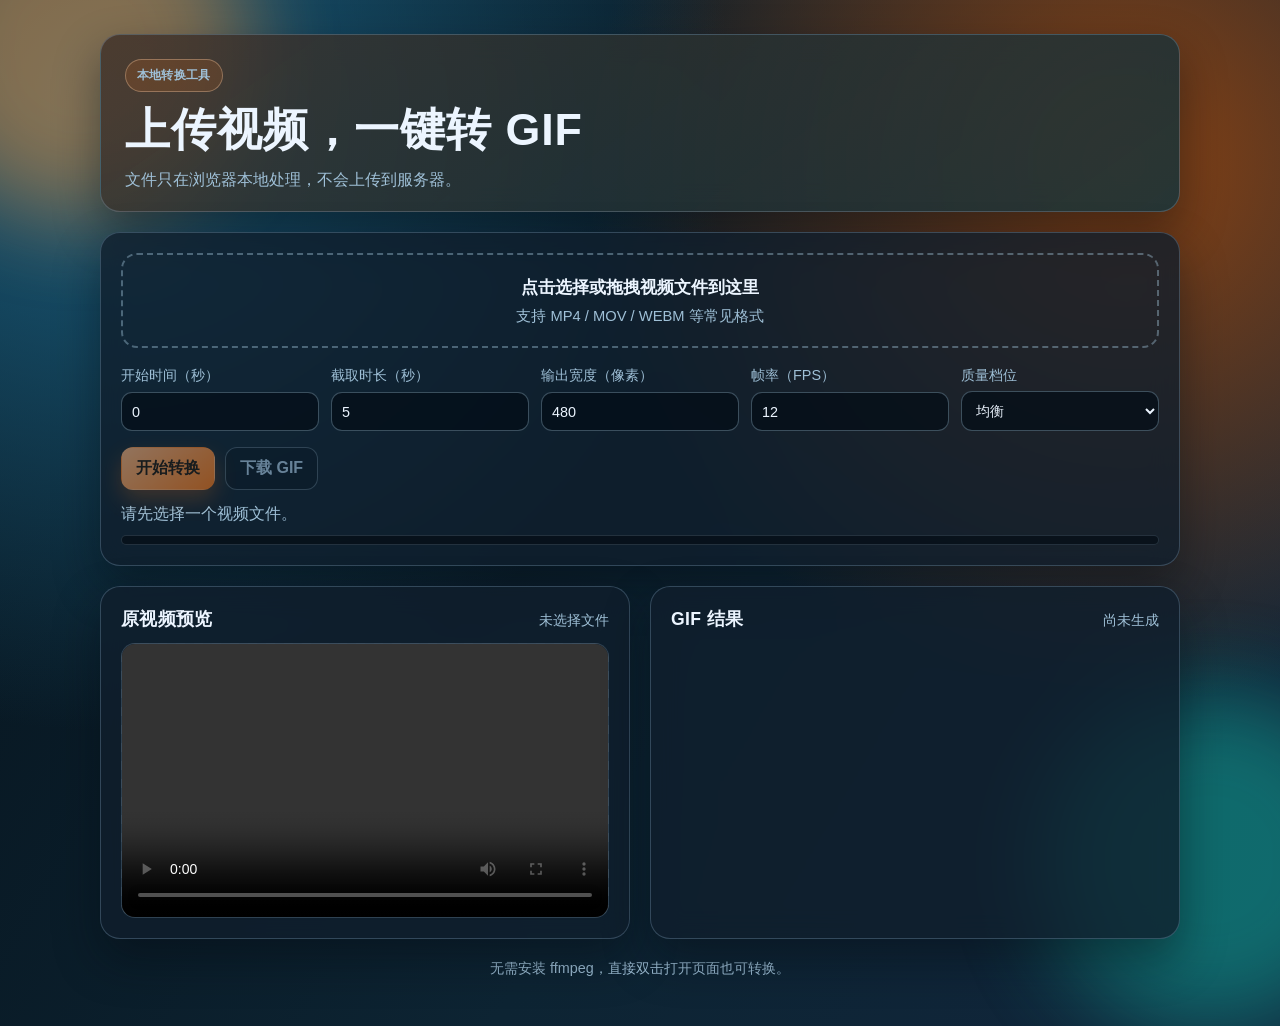
<file: projects/video-to-gif/index.html>
﻿<!doctype html>
<html lang="zh-CN">
<head>
  <meta charset="UTF-8" />
  <meta name="viewport" content="width=device-width, initial-scale=1.0" />
  <title>视频转 GIF 工具</title>
  <link rel="stylesheet" href="./style.css" />
</head>
<body>
  <script src="./script.js"></script>
</body>
</html>
</file>
<file: projects/ai-news-assistant/styles.css>
:root {
  --bg: #f3f4f6;
  --surface: #ffffff;
  --text-main: #121826;
  --text-sub: #6b7280;
  --line: #e5e7eb;
  --primary: #111827;
  --primary-hover: #1f2937;
  --focus: #2563eb;
  --shadow: 0 10px 28px rgba(15, 23, 42, 0.06);
  --radius: 14px;
}

* {
  box-sizing: border-box;
}

body {
  margin: 0;
  background: linear-gradient(180deg, #f9fafb 0%, #f3f4f6 45%, #eef1f5 100%);
  color: var(--text-main);
  font-family: "PingFang SC", "Microsoft YaHei", "Segoe UI", sans-serif;
}

.app-shell {
  width: min(1600px, 96vw);
  margin: 24px auto 28px;
}

.toolbar {
  display: flex;
  justify-content: space-between;
  align-items: center;
  gap: 20px;
  padding: 16px 20px;
  border: 1px solid var(--line);
  border-radius: var(--radius);
  background: var(--surface);
  box-shadow: var(--shadow);
}

.toolbar h1 {
  margin: 0;
  font-size: clamp(24px, 2vw, 44px);
  font-weight: 780;
}

.toolbar-actions {
  display: flex;
  align-items: center;
  gap: 12px;
  flex-wrap: wrap;
}

.model-picker {
  display: inline-flex;
  align-items: center;
  gap: 8px;
  color: var(--text-main);
  font-size: 15px;
}

select,
textarea,
input {
  font: inherit;
}

select,
input,
textarea {
  width: 100%;
  border: 1px solid var(--line);
  border-radius: 10px;
  background: #fff;
  color: var(--text-main);
  padding: 9px 12px;
}

select:focus,
input:focus,
textarea:focus,
.btn:focus {
  outline: 2px solid color-mix(in oklab, var(--focus), #ffffff 30%);
  outline-offset: 1px;
}

.model-picker select {
  width: 210px;
}

.btn {
  appearance: none;
  border: 1px solid var(--line);
  background: #f8fafc;
  color: var(--text-main);
  border-radius: 10px;
  padding: 9px 14px;
  line-height: 1;
  cursor: pointer;
  transition: 0.15s ease;
}

.btn:hover {
  background: #f1f5f9;
}

.btn.btn-primary {
  border-color: var(--primary);
  background: var(--primary);
  color: #fff;
}

.btn.btn-primary:hover {
  background: var(--primary-hover);
}

.btn.small {
  padding: 8px 12px;
  font-size: 14px;
}

.status-line {
  margin: 12px 4px 0;
  min-height: 22px;
  font-size: 14px;
  color: var(--text-sub);
}

.content-grid {
  margin-top: 10px;
  display: grid;
  grid-template-columns: 1fr 1fr;
  gap: 16px;
}

.panel {
  min-height: 640px;
  border-radius: var(--radius);
  border: 1px solid var(--line);
  background: var(--surface);
  box-shadow: var(--shadow);
  overflow: hidden;
  display: flex;
  flex-direction: column;
}

.panel-header {
  display: flex;
  align-items: center;
  justify-content: space-between;
  gap: 10px;
  padding: 18px 20px;
  border-bottom: 1px solid var(--line);
}

.panel-header h2 {
  margin: 0;
  font-size: clamp(24px, 1.5vw, 36px);
  font-weight: 760;
}

.panel-header-actions {
  display: flex;
  align-items: center;
  gap: 8px;
}

.inline-check {
  display: inline-flex;
  align-items: center;
  gap: 7px;
  color: var(--text-sub);
  font-size: 15px;
}

.inline-check input {
  width: 15px;
  height: 15px;
}

.source-hint {
  margin: 12px 20px 4px;
  color: #475569;
  font-size: 13px;
  line-height: 1.45;
}

.left-actions {
  margin: 6px 20px 4px;
  display: flex;
  align-items: center;
  gap: 8px;
  flex-wrap: wrap;
}

.left-note {
  font-size: 12px;
  color: #64748b;
}

.helper-line {
  margin: 12px 20px 0;
  color: #64748b;
  font-size: 14px;
}

.empty-state {
  margin: 36px 24px;
  padding: 24px;
  border-radius: 10px;
  border: 1px dashed #cbd5e1;
  color: #94a3b8;
  text-align: center;
}

.news-list,
.selected-list {
  margin: 0;
  padding: 12px 18px 20px;
  overflow: auto;
  display: grid;
  align-content: start;
  gap: 10px;
}

.news-list {
  list-style: none;
}

.news-item {
  border: 1px solid #e2e8f0;
  background: #f8fafc;
  border-radius: 12px;
  padding: 10px 12px;
}

.news-item-top {
  display: grid;
  grid-template-columns: auto 1fr;
  gap: 8px;
  align-items: start;
}

.pick-check {
  margin-top: 2px;
  width: 16px;
  height: 16px;
}

.news-item-title {
  margin: 0;
  font-size: 15px;
  line-height: 1.45;
}

.news-item-title a {
  color: #0f172a;
  text-decoration: none;
}

.news-item-title a:hover {
  text-decoration: underline;
}

.news-item-meta {
  margin-top: 8px;
  display: flex;
  gap: 8px;
  flex-wrap: wrap;
  font-size: 12px;
  color: #475569;
}

.chip {
  display: inline-flex;
  align-items: center;
  padding: 2px 8px;
  border-radius: 999px;
  background: #e2e8f0;
}

.small-select {
  width: 138px;
  padding: 8px 10px;
  font-size: 14px;
}

.selected-list {
  counter-reset: selected;
}

.selected-card {
  display: grid;
  grid-template-columns: auto 1fr;
  gap: 10px;
  border: 1px solid #dbe3ef;
  border-radius: 12px;
  background: #fbfdff;
  padding: 10px;
}

.card-actions {
  display: flex;
  flex-direction: column;
  align-items: center;
  gap: 8px;
}

.drag-handle {
  align-self: start;
  user-select: none;
  cursor: grab;
  color: #475569;
  border-radius: 8px;
  border: 1px solid #d1d9e6;
  padding: 6px 8px;
  line-height: 1;
}

.delete-item-btn {
  border: 1px solid #f1c4c4;
  background: #fff4f4;
  color: #b42318;
  border-radius: 8px;
  padding: 6px 8px;
  line-height: 1;
  cursor: pointer;
}

.delete-item-btn:hover {
  background: #ffe9e9;
}

.summary-row {
  display: grid;
  grid-template-columns: auto 1fr;
  align-items: start;
  gap: 8px;
}

.summary-order {
  margin-top: 8px;
  min-width: 22px;
  text-align: right;
  color: #334155;
  font-weight: 700;
}

.selected-card.dragging {
  opacity: 0.4;
}

.selected-card.drop-target {
  border-color: #3b82f6;
  box-shadow: 0 0 0 2px rgba(59, 130, 246, 0.2);
}

.summary-input {
  width: 100%;
  min-height: 68px;
  resize: none;
  overflow: hidden;
  line-height: 1.45;
  border: 1px solid #d4dce8;
  border-radius: 10px;
  padding: 8px 10px;
  background: #fff;
}

.selected-meta {
  margin-top: 6px;
  font-size: 12px;
  color: #64748b;
  display: flex;
  flex-wrap: wrap;
  gap: 8px;
}

.selected-source {
  margin-top: 6px;
  font-size: 12px;
  color: #64748b;
  word-break: break-all;
}

.selected-source a {
  color: #1d4ed8;
  text-decoration: none;
}

.selected-source a:hover {
  text-decoration: underline;
}

.hidden {
  display: none !important;
}

.settings-dialog {
  width: min(960px, 94vw);
  border: none;
  border-radius: 14px;
  padding: 0;
  box-shadow: 0 26px 64px rgba(15, 23, 42, 0.2);
}

.settings-dialog::backdrop {
  background: rgba(15, 23, 42, 0.4);
}

.settings-dialog form {
  padding: 20px;
}

.settings-dialog h3 {
  margin: 4px 0 16px;
  font-size: 20px;
}

.settings-dialog .sub-title {
  margin: 4px 0 12px;
  font-size: 18px;
}

.dialog-sep {
  height: 1px;
  background: var(--line);
  margin: 14px 0 14px;
}

.field {
  display: grid;
  gap: 8px;
  margin-bottom: 12px;
}

.field > span {
  color: #334155;
  font-size: 14px;
}

.field-row {
  display: grid;
  grid-template-columns: 1fr 1fr;
  gap: 12px;
}

.dialog-actions {
  margin-top: 16px;
  display: flex;
  justify-content: flex-end;
  gap: 10px;
}

.model-hint {
  margin: 4px 0 0;
  color: #64748b;
  font-size: 13px;
  line-height: 1.5;
}

@media (max-width: 1100px) {
  .content-grid {
    grid-template-columns: 1fr;
  }

  .panel {
    min-height: 540px;
  }

  .panel-header {
    flex-wrap: wrap;
  }
}

@media (max-width: 680px) {
  .toolbar {
    padding: 14px;
  }

  .toolbar-actions {
    width: 100%;
  }

  .model-picker {
    width: 100%;
  }

  .model-picker select {
    width: 100%;
  }

  .btn {
    flex: 1;
    min-width: 140px;
  }

  .panel-header-actions {
    width: 100%;
  }

  .small-select {
    flex: 1;
    width: auto;
  }

  .field-row {
    grid-template-columns: 1fr;
  }

  .card-actions {
    flex-direction: row;
    align-items: center;
  }
}
</file>
<file: projects/video-to-gif/style.css>
:root {
  --bg-0: #06131c;
  --bg-1: #0d2433;
  --panel: rgba(16, 30, 44, 0.78);
  --line: rgba(168, 206, 238, 0.24);
  --text: #ecf5ff;
  --muted: #9fc0d7;
  --accent: #ff7a18;
  --accent-2: #19c5af;
  --danger: #ff5f76;
  --radius: 20px;
  --shadow: 0 20px 46px rgba(4, 12, 18, 0.45);
}

*,
*::before,
*::after {
  box-sizing: border-box;
}

html,
body {
  margin: 0;
  min-height: 100%;
}

body {
  font-family: "Microsoft YaHei", "PingFang SC", "Noto Sans SC", "Segoe UI", sans-serif;
  color: var(--text);
  background:
    radial-gradient(circle at 8% 10%, #1b5f7f 0, transparent 42%),
    radial-gradient(circle at 88% 16%, #884214 0, transparent 38%),
    linear-gradient(120deg, var(--bg-0), var(--bg-1) 58%, #11263c);
  padding: 34px 16px 48px;
  position: relative;
  overflow-x: hidden;
}

h1,
h2,
.badge {
  font-family: "Microsoft YaHei", "PingFang SC", "Noto Sans SC", sans-serif;
  letter-spacing: 0.02em;
}

.bg-shape {
  position: fixed;
  width: 340px;
  height: 340px;
  border-radius: 50%;
  filter: blur(46px);
  opacity: 0.46;
  pointer-events: none;
}

.bg-shape-a {
  top: -120px;
  left: -90px;
  background: #ff8f2d;
}

.bg-shape-b {
  right: -100px;
  bottom: -130px;
  background: #11bca9;
}

.page {
  width: min(1080px, 100%);
  margin: 0 auto;
  display: grid;
  gap: 20px;
  position: relative;
  z-index: 1;
}

.hero,
.panel {
  border: 1px solid var(--line);
  border-radius: var(--radius);
  background: var(--panel);
  backdrop-filter: blur(14px);
  box-shadow: var(--shadow);
}

.hero {
  padding: 24px 24px 20px;
  background:
    linear-gradient(145deg, rgba(255, 122, 24, 0.16), rgba(25, 197, 175, 0.1)),
    var(--panel);
}

.hero h1 {
  margin: 8px 0 10px;
  font-size: clamp(1.8rem, 4.8vw, 2.8rem);
}

.hero p {
  margin: 0;
  color: var(--muted);
}

.badge {
  margin: 0;
  display: inline-flex;
  align-items: center;
  gap: 8px;
  font-size: 0.78rem;
  font-weight: 700;
  padding: 7px 11px;
  border-radius: 999px;
  border: 1px solid rgba(255, 208, 171, 0.35);
  color: #ffd1ae;
  background: rgba(255, 122, 24, 0.14);
}

.panel {
  padding: 20px;
}

.drop-zone {
  display: grid;
  gap: 8px;
  border: 2px dashed rgba(159, 192, 215, 0.42);
  border-radius: 16px;
  padding: 20px 16px;
  text-align: center;
  cursor: pointer;
  transition: border-color 150ms ease, transform 150ms ease, background 150ms ease;
}

.drop-zone:hover {
  border-color: rgba(255, 159, 97, 0.9);
  background: rgba(255, 255, 255, 0.03);
}

.drop-zone.is-dragging {
  border-color: rgba(25, 197, 175, 0.95);
  transform: translateY(-2px);
  background: rgba(25, 197, 175, 0.08);
}

.drop-zone input {
  display: none;
}

.drop-title {
  font-size: 1.08rem;
  font-weight: 700;
}

.drop-subtitle {
  color: var(--muted);
  font-size: 0.92rem;
}

.control-grid {
  margin-top: 18px;
  display: grid;
  grid-template-columns: repeat(5, minmax(0, 1fr));
  gap: 12px;
}

.control-grid label {
  display: grid;
  gap: 6px;
  color: var(--muted);
  font-size: 0.9rem;
}

input,
select,
button,
a {
  font: inherit;
}

.control-grid input,
.control-grid select {
  width: 100%;
  border: 1px solid rgba(159, 192, 215, 0.35);
  border-radius: 11px;
  background: rgba(3, 13, 23, 0.72);
  color: var(--text);
  padding: 10px;
}

.control-grid input:focus,
.control-grid select:focus,
.btn-main:focus-visible,
.btn-ghost:focus-visible {
  outline: 2px solid rgba(255, 159, 97, 0.95);
  outline-offset: 2px;
}

.action-row {
  margin-top: 16px;
  display: flex;
  gap: 10px;
  flex-wrap: wrap;
}

.btn-main,
.btn-ghost {
  border-radius: 12px;
  padding: 10px 14px;
  font-weight: 700;
  text-decoration: none;
  border: 1px solid transparent;
  transition: transform 130ms ease, box-shadow 130ms ease, opacity 130ms ease;
}

.btn-main {
  color: #1f170f;
  background: linear-gradient(140deg, #ffb77f, var(--accent));
  box-shadow: 0 10px 22px rgba(255, 122, 24, 0.34);
  cursor: pointer;
}

.btn-main:hover:not(:disabled),
.btn-ghost:hover:not(.is-disabled) {
  transform: translateY(-1px);
}

.btn-main:disabled {
  opacity: 0.55;
  cursor: not-allowed;
}

.btn-ghost {
  color: #bfe2ff;
  border-color: rgba(159, 192, 215, 0.45);
  background: rgba(7, 18, 29, 0.46);
}

.btn-ghost.is-disabled {
  opacity: 0.5;
  pointer-events: none;
}

.status {
  margin: 14px 0 10px;
  color: var(--muted);
}

.status.is-error {
  color: #ffd2dc;
}

.progress-track {
  width: 100%;
  height: 10px;
  border-radius: 999px;
  background: rgba(7, 15, 24, 0.8);
  border: 1px solid rgba(159, 192, 215, 0.18);
  overflow: hidden;
}

.progress-bar {
  width: 0;
  height: 100%;
  background: linear-gradient(90deg, var(--accent-2), #79f7e4);
  transition: width 220ms ease;
}

.preview-grid {
  display: grid;
  gap: 20px;
  grid-template-columns: repeat(2, minmax(0, 1fr));
}

.card {
  display: grid;
  gap: 12px;
}

.panel-head {
  display: flex;
  align-items: baseline;
  justify-content: space-between;
  gap: 10px;
}

.panel-head h2 {
  margin: 0;
  font-size: 1.1rem;
}

.meta {
  margin: 0;
  color: var(--muted);
  font-size: 0.88rem;
  text-align: right;
}

video,
img {
  width: 100%;
  aspect-ratio: 16 / 9;
  border-radius: 14px;
  border: 1px solid rgba(159, 192, 215, 0.26);
  background:
    linear-gradient(45deg, rgba(255, 255, 255, 0.07) 25%, transparent 25%) 0 0 / 18px 18px,
    linear-gradient(-45deg, rgba(255, 255, 255, 0.06) 25%, transparent 25%) 0 0 / 18px 18px,
    #081523;
  object-fit: contain;
}

img.is-empty {
  opacity: 0;
}

.footnote {
  color: var(--muted);
  font-size: 0.9rem;
  text-align: center;
}

@media (max-width: 1024px) {
  .control-grid {
    grid-template-columns: repeat(3, minmax(0, 1fr));
  }
}

@media (max-width: 760px) {
  body {
    padding: 22px 12px 34px;
  }

  .hero,
  .panel {
    padding: 16px;
  }

  .control-grid {
    grid-template-columns: repeat(2, minmax(0, 1fr));
  }

  .preview-grid {
    grid-template-columns: 1fr;
  }

  .panel-head {
    display: grid;
  }

  .meta {
    text-align: left;
  }
}

@media (max-width: 460px) {
  .control-grid {
    grid-template-columns: 1fr;
  }
}
</file>
